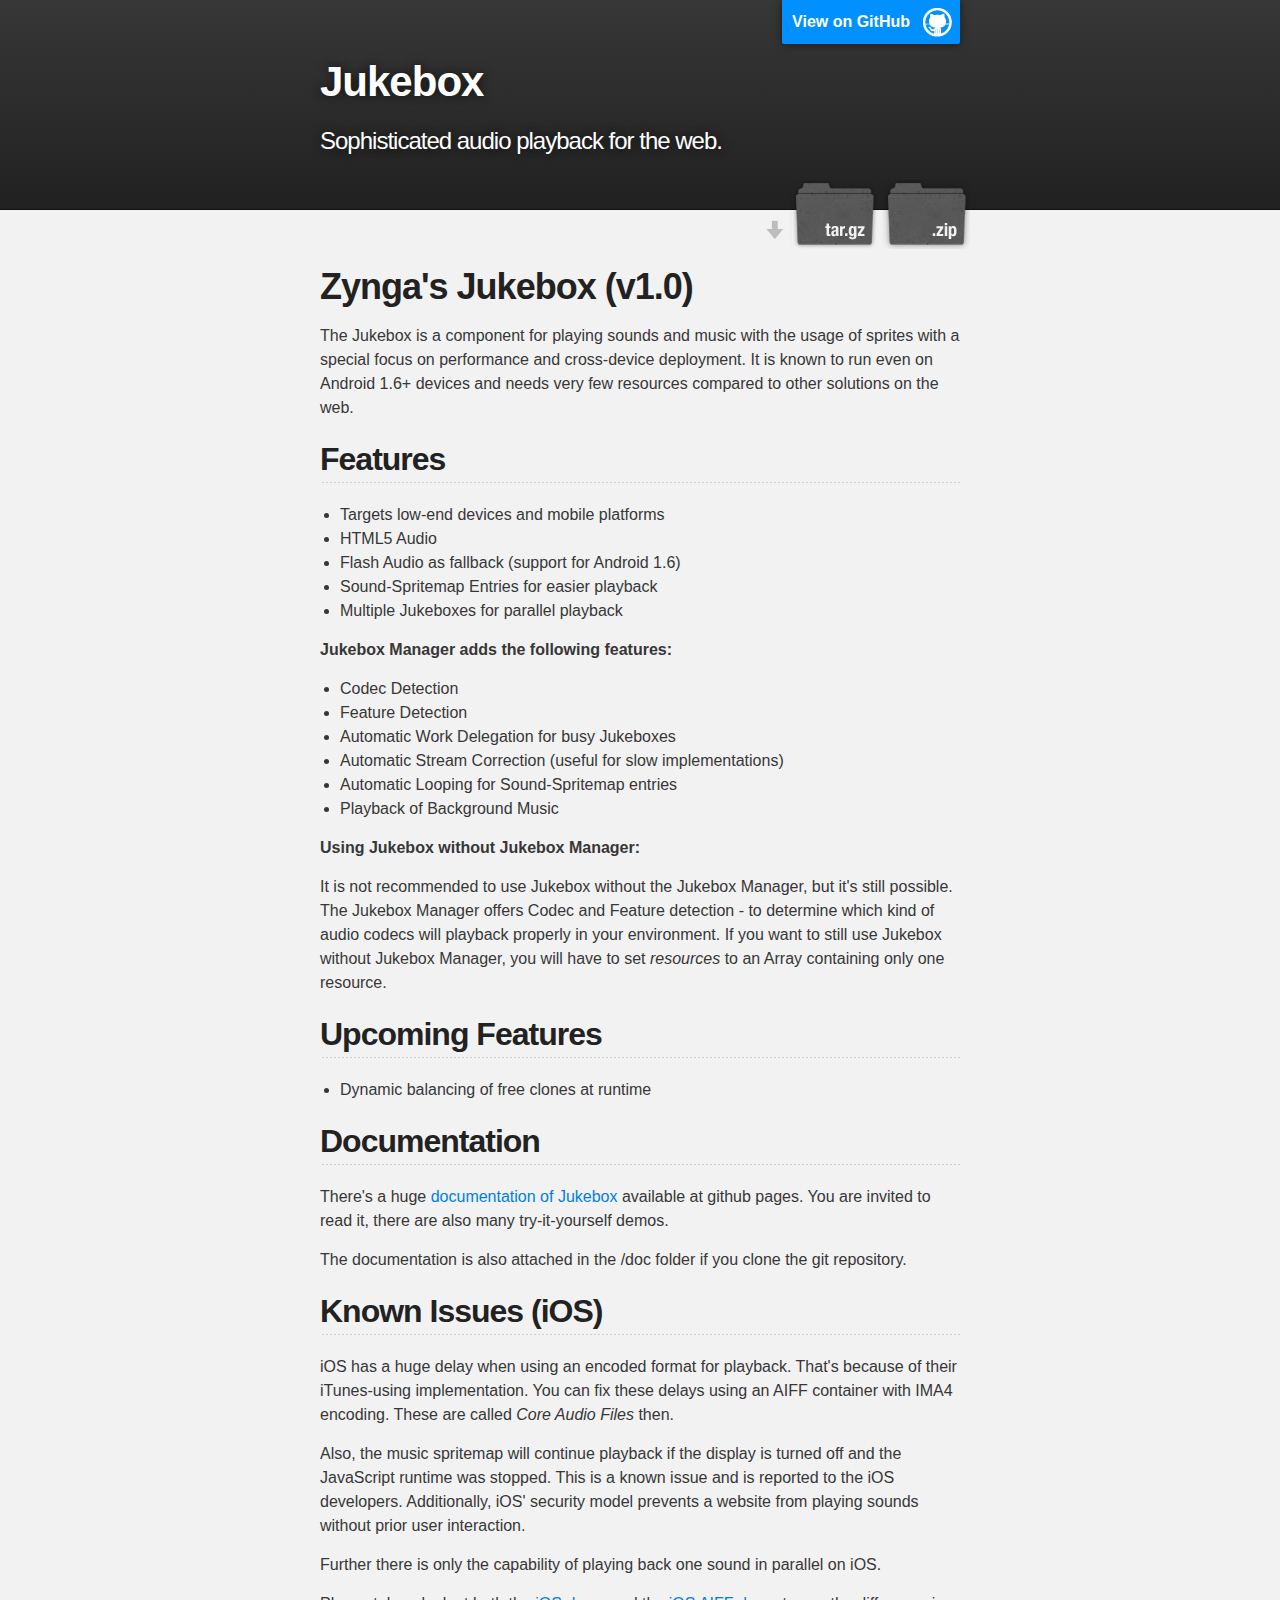
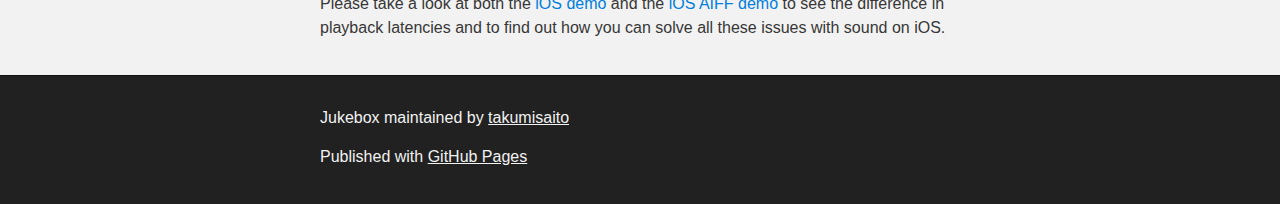
<file: index.html>
<!DOCTYPE html>
<html>

  <head>
    <meta charset='utf-8'>
    <meta http-equiv="X-UA-Compatible" content="chrome=1">
    <meta name="description" content="Jukebox : Sophisticated audio playback for the web.">

    <link rel="stylesheet" type="text/css" media="screen" href="stylesheets/stylesheet.css">

    <title>Jukebox</title>
  </head>

  <body>

    <!-- HEADER -->
    <div id="header_wrap" class="outer">
        <header class="inner">
          <a id="forkme_banner" href="https://github.com/takumisaito/jukebox">View on GitHub</a>

          <h1 id="project_title">Jukebox</h1>
          <h2 id="project_tagline">Sophisticated audio playback for the web.</h2>

            <section id="downloads">
              <a class="zip_download_link" href="https://github.com/takumisaito/jukebox/zipball/master">Download this project as a .zip file</a>
              <a class="tar_download_link" href="https://github.com/takumisaito/jukebox/tarball/master">Download this project as a tar.gz file</a>
            </section>
        </header>
    </div>

    <!-- MAIN CONTENT -->
    <div id="main_content_wrap" class="outer">
      <section id="main_content" class="inner">
        <h1>
<a id="zyngas-jukebox-v10" class="anchor" href="#zyngas-jukebox-v10" aria-hidden="true"><span class="octicon octicon-link"></span></a>Zynga's Jukebox (v1.0)</h1>

<p>The Jukebox is a component for playing sounds and music with the usage of sprites with a special
focus on performance and cross-device deployment. It is known to run even on Android 1.6+ devices
and needs very few resources compared to other solutions on the web.</p>

<h2>
<a id="features" class="anchor" href="#features" aria-hidden="true"><span class="octicon octicon-link"></span></a>Features</h2>

<ul>
<li>Targets low-end devices and mobile platforms</li>
<li>HTML5 Audio</li>
<li>Flash Audio as fallback (support for Android 1.6)</li>
<li>Sound-Spritemap Entries for easier playback</li>
<li>Multiple Jukeboxes for parallel playback</li>
</ul>

<p><strong>Jukebox Manager adds the following features:</strong></p>

<ul>
<li>Codec Detection</li>
<li>Feature Detection</li>
<li>Automatic Work Delegation for busy Jukeboxes</li>
<li>Automatic Stream Correction (useful for slow implementations)</li>
<li>Automatic Looping for Sound-Spritemap entries</li>
<li>Playback of Background Music</li>
</ul>

<p><strong>Using Jukebox without Jukebox Manager:</strong></p>

<p>It is not recommended to use Jukebox without the Jukebox Manager, but it's still possible.
The Jukebox Manager offers Codec and Feature detection - to determine which kind of audio codecs will playback properly
in your environment. If you want to still use Jukebox without Jukebox Manager, you will have to set <em>resources</em> to
an Array containing only one resource.</p>

<h2>
<a id="upcoming-features" class="anchor" href="#upcoming-features" aria-hidden="true"><span class="octicon octicon-link"></span></a>Upcoming Features</h2>

<ul>
<li>Dynamic balancing of free clones at runtime</li>
</ul>

<h2>
<a id="documentation" class="anchor" href="#documentation" aria-hidden="true"><span class="octicon octicon-link"></span></a>Documentation</h2>

<p>There's a huge <a href="http://zynga.github.com/jukebox/">documentation of Jukebox</a> available at github pages.
You are invited to read it, there are also many try-it-yourself demos.</p>

<p>The documentation is also attached in the /doc folder if you clone the git repository.</p>

<h2>
<a id="known-issues-ios" class="anchor" href="#known-issues-ios" aria-hidden="true"><span class="octicon octicon-link"></span></a>Known Issues (iOS)</h2>

<p>iOS has a huge delay when using an encoded format for playback. That's because of their iTunes-using implementation.
You can fix these delays using an AIFF container with IMA4 encoding. These are called <em>Core Audio Files</em> then.</p>

<p>Also, the music spritemap will continue playback if the display is turned off and the JavaScript runtime was stopped.
This is a known issue and is reported to the iOS developers. Additionally, iOS' security model prevents a website from
playing sounds without prior user interaction.</p>

<p>Further there is only the capability of playing back one sound in parallel on iOS.</p>

<p>Please take a look at both the <a href="http://zynga.github.com/jukebox/demo/ios.html">iOS demo</a> and the
<a href="http://zynga.github.com/jukebox/demo/ios-aiff.html">iOS AIFF demo</a> to see the difference in playback latencies and to
find out how you can solve all these issues with sound on iOS.</p>
      </section>
    </div>

    <!-- FOOTER  -->
    <div id="footer_wrap" class="outer">
      <footer class="inner">
        <p class="copyright">Jukebox maintained by <a href="https://github.com/takumisaito">takumisaito</a></p>
        <p>Published with <a href="https://pages.github.com">GitHub Pages</a></p>
      </footer>
    </div>

    

  </body>
</html>
</file>
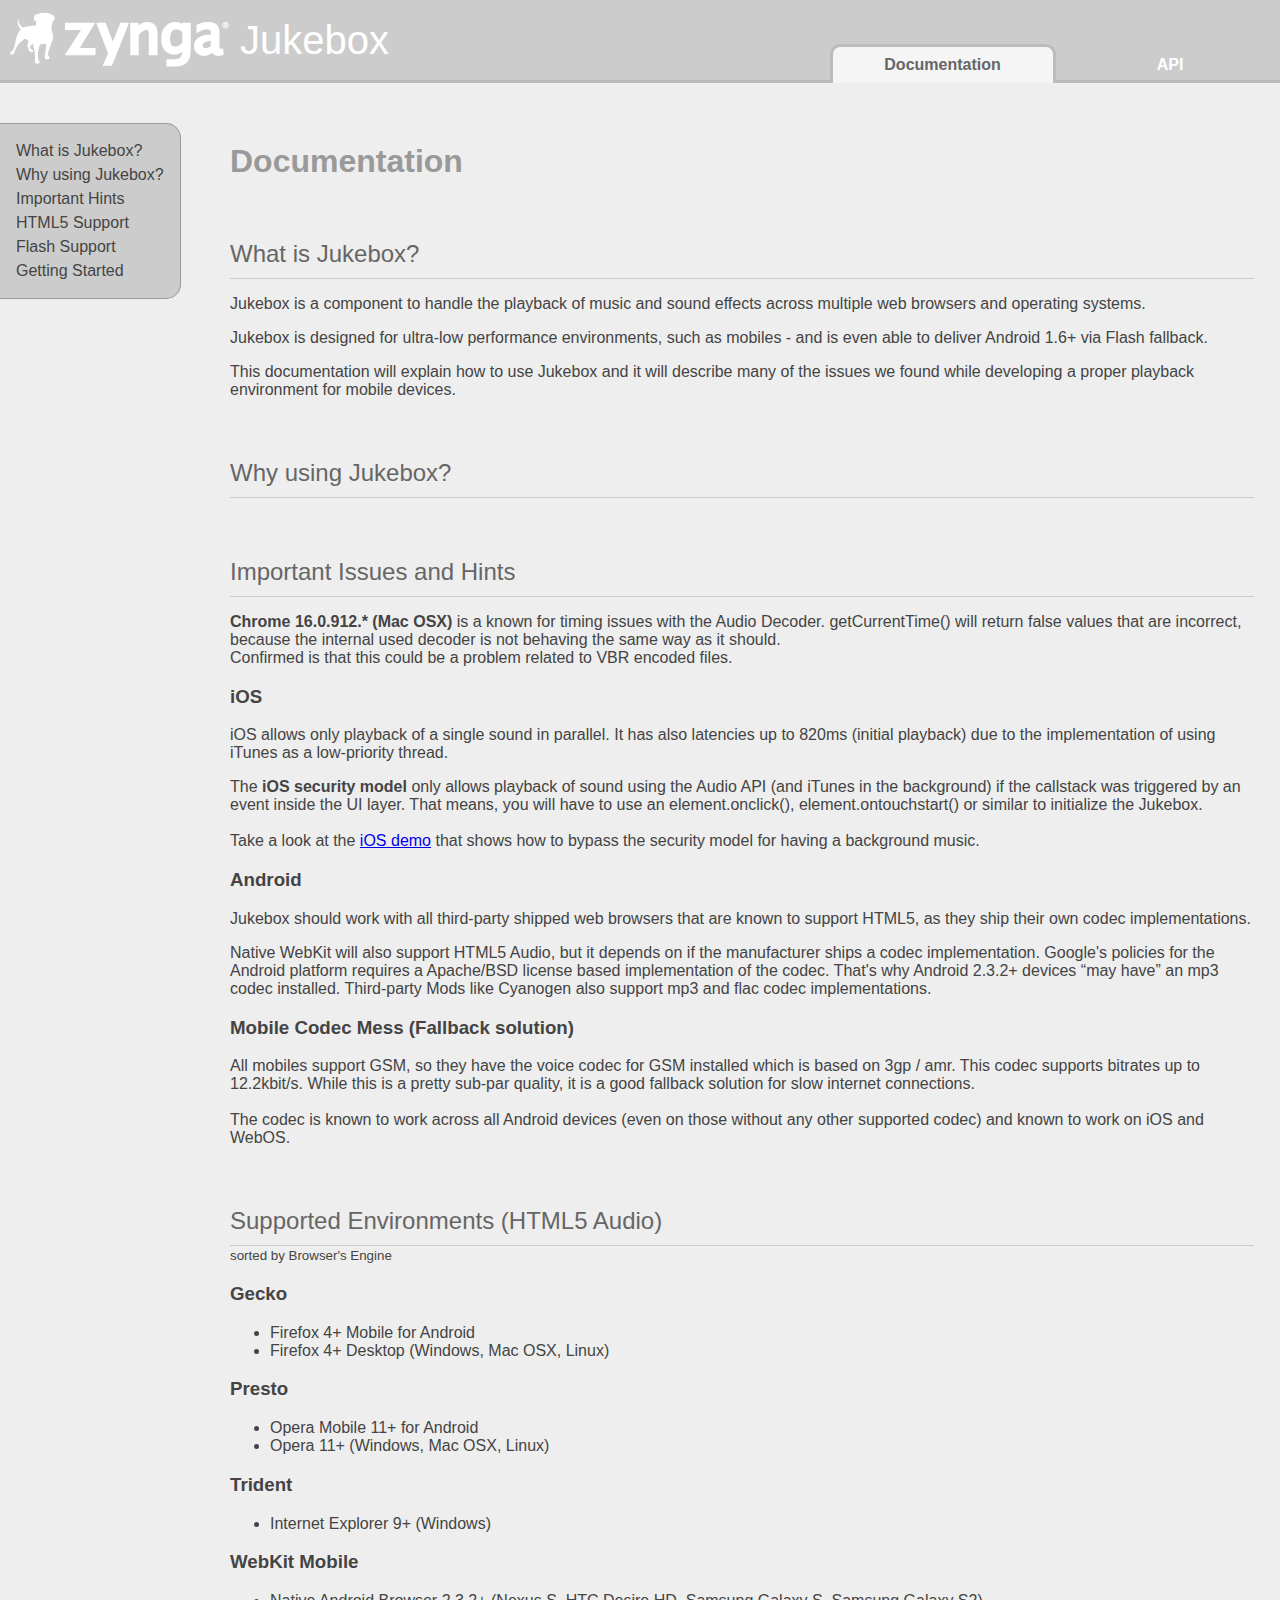
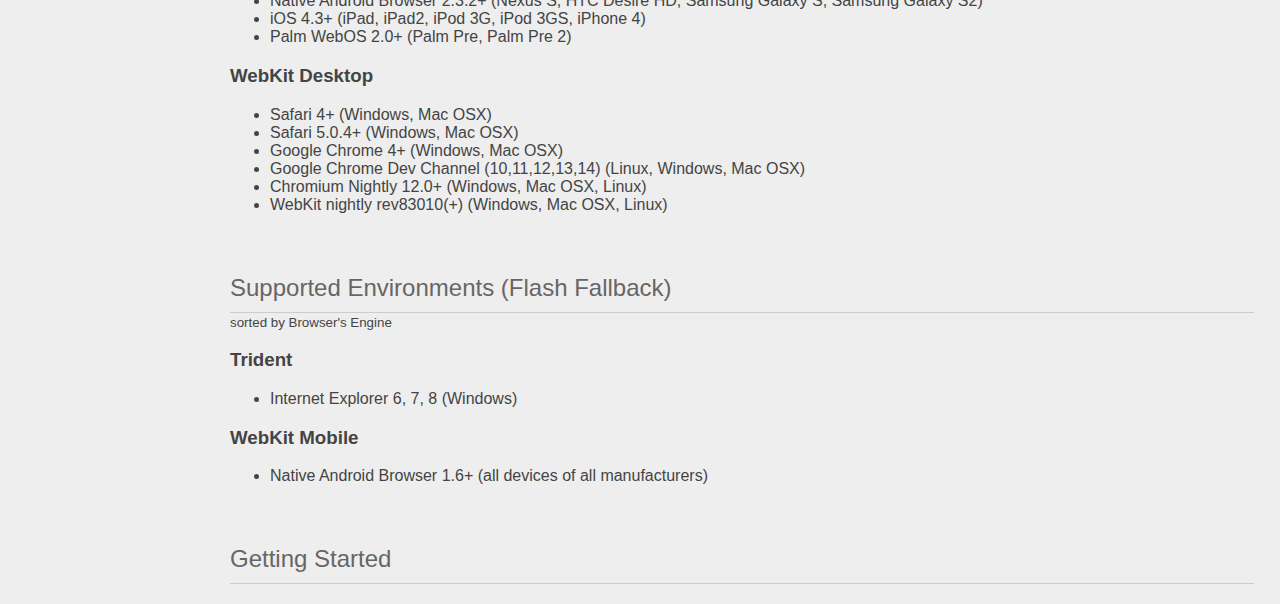
<file: doc/index.html>
<!doctype html>
<html>
	<head>
		<title>Documentation</title>
		<meta charset="utf-8" />

		<link rel="stylesheet" href="./media/layout.css">

	</head>
<body>

<header>
	Jukebox
	<div>
		<a href="index.html" class="active">Documentation</a>
		<a href="api.html">API</a>
	</div>
</header>

<aside id="navigation">
	<nav>
		<a href="#what">What is Jukebox?</a>
		<a href="#why">Why using Jukebox?</a>
		<a href="#important">Important Hints</a>
		<a href="#support-html5">HTML5 Support</a>
		<a href="#support-flash">Flash Support</a>
		<a href="#getting-started">Getting Started</a>
	</nav>
</aside>

<h1>Documentation</h1>

<article id="what">
	<h2>What is Jukebox?</h2>

	<p>
		Jukebox is a component to handle the playback of music and sound
		effects across multiple web browsers and operating systems.
	</p>

	<p>
		Jukebox is designed for ultra-low performance environments, such
		as mobiles - and is even able to deliver Android 1.6+ via Flash
		fallback.
	</p>

	<p>
		This documentation will explain how to use Jukebox and it will
		describe many of the issues we found while developing a proper
		playback environment for mobile devices.
	</p>
</article>

<article id="why">
	<h2>Why using Jukebox?</h2>

	<p>
	</p>

</article>

<article id="important">

	<h2>Important Issues and Hints</h2>
	
	<p>
		<b>Chrome 16.0.912.* (Mac OSX)</b> is a known for timing issues
		with the Audio Decoder. getCurrentTime() will return false
		values that are incorrect, because the internal used
		decoder is not behaving the same way as it should.
		<br>
		Confirmed is that this could be a problem related to VBR
		encoded files.
	</p>

	<h3>iOS</h3>
	<p>
		iOS allows only playback of a single sound in parallel.
		It has also latencies up to 820ms (initial playback) due to the
		implementation of using iTunes as a low-priority thread.
	</p>
	<p>
		The <b>iOS security model</b> only allows playback of sound using the
		Audio API (and iTunes in the background) if the callstack was
		triggered by an event inside the UI layer. That means, you will have
		to use an element.onclick(), element.ontouchstart() or similar to
		initialize the Jukebox.
		<br><br>
		Take a look at the <a href="../demo/ios.html">iOS demo</a> that shows
		how to bypass the security model for having a background music.
	</p>


	<h3>Android</h3>
	<p>
		Jukebox should work with all third-party shipped web browsers that
		are known to support HTML5, as they ship their own codec implementations.
	</p>
	<p>
		Native WebKit will also support HTML5 Audio, but it depends on if the
		manufacturer ships a codec implementation. Google's policies for the
		Android platform requires a Apache/BSD license based implementation of
		the codec. That's why Android 2.3.2+ devices <q>may have</q> an mp3
		codec installed. Third-party Mods like Cyanogen also support mp3 and
		flac codec implementations.
	</p>

	<h3>Mobile Codec Mess (Fallback solution)</h3>
	<p>
		All mobiles support GSM, so they have the voice codec for GSM installed
		which is based on 3gp / amr. This codec supports bitrates up to 12.2kbit/s.
		While this is a pretty sub-par quality, it is a good fallback solution for
		slow internet connections.
		<br><br>
		The codec is known to work across all Android devices (even on those without
		any other supported codec) and known to work on iOS and WebOS.
	</p>

</article>

<article id="support-html5">

	<h2>Supported Environments (HTML5 Audio)</h2>
	<small>sorted by Browser's Engine</small>

	<h3>Gecko</h3>
	<ul>
		<li>Firefox 4+ Mobile for Android</li>
		<li>Firefox 4+ Desktop (Windows, Mac OSX, Linux)</li>
	</ul>

	<h3>Presto</h3>
	<ul>
		<li>Opera Mobile 11+ for Android</li>
		<li>Opera 11+ (Windows, Mac OSX, Linux)</li>
	</ul>

	<h3>Trident</h3>
	<ul>
		<li>Internet Explorer 9+ (Windows)</li>
	</ul>

	<h3>WebKit Mobile</h3>
	<ul>
		<li>Native Android Browser 2.3.2+ (Nexus S, HTC Desire HD, Samsung Galaxy S, Samsung Galaxy S2)</li>
		<li>iOS 4.3+ (iPad, iPad2, iPod 3G, iPod 3GS, iPhone 4)</li>
		<li>Palm WebOS 2.0+ (Palm Pre, Palm Pre 2)</li>
	</ul>

	<h3>WebKit Desktop</h3>
	<ul>
		<li>Safari 4+ (Windows, Mac OSX)</li>
		<li>Safari 5.0.4+ (Windows, Mac OSX)</li>
		<li>Google Chrome 4+ (Windows, Mac OSX)</li>
		<li>Google Chrome Dev Channel (10,11,12,13,14) (Linux, Windows, Mac OSX)</li>
		<li>Chromium Nightly 12.0+ (Windows, Mac OSX, Linux)</li>
		<li>WebKit nightly rev83010(+) (Windows, Mac OSX, Linux)</li>
	</ul>

</article>

<article id="support-flash">

	<h2>Supported Environments (Flash Fallback)</h2>
	<small>sorted by Browser's Engine</small>

	<h3>Trident</h3>
	<ul>
		<li>Internet Explorer 6, 7, 8 (Windows)</li>
	</ul>

	<h3>WebKit Mobile</h3>
	<ul>
		<li>Native Android Browser 1.6+ (all devices of all manufacturers)</li>
	</ul>

</article>

<article id="getting-started">

	<h2>Getting Started</h2>

	<p>


	</p>

</article>

<script>
(function() {



})();
</script>
</body>
</html>
</file>
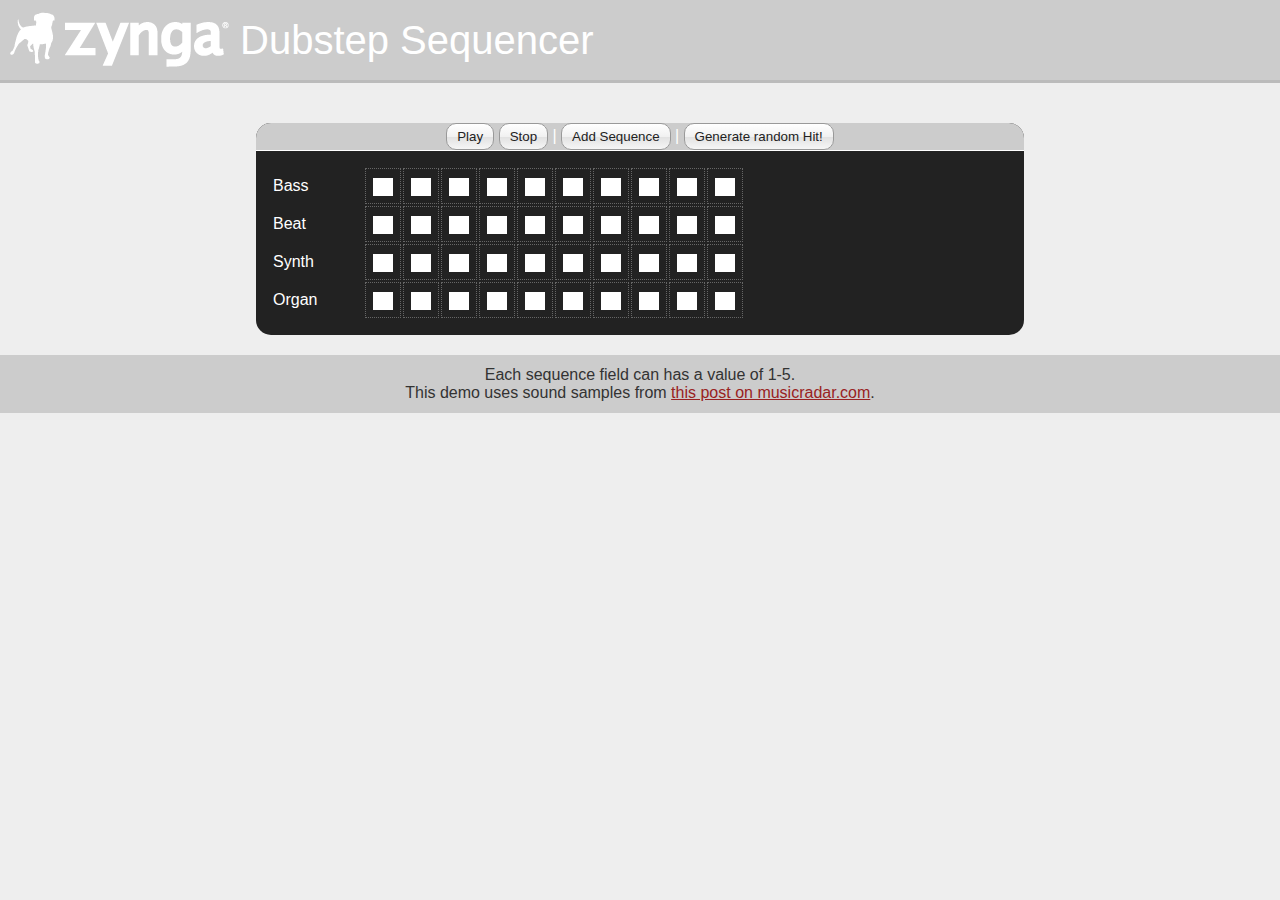
<file: demo/sequencer/index.html>
<!doctype html>
<html>
<head>
	<title>Sequencer Demo</title>
    <meta charset="utf-8" />
	<script src="../../src/Player.js"></script>
	<script src="../../src/Manager.js"></script>
	<script src="src/Sequencer.js"></script>

	<link rel="stylesheet" href="../media/layout.css">
	<link rel="stylesheet" href="./media/layout.css">

</head>
<body>

<header>Dubstep Sequencer</header>

<div id="sequencer">

	<div id="sequencer-menu">
		<button onclick="mySequencer.play()">Play</button>
		<button onclick="mySequencer.stop()">Stop</button>
		|
		<button onclick="addSequence()">Add Sequence</button>
		|
		<button onclick="generateRandomHit()">Generate random Hit!</button>
	</div>

	<table id="timeline"></table>

</div>

<div class="wrapper center">
	<div>
		Each sequence field can has a value of 1-5.<br>
		This demo uses sound samples from <a href="http://www.musicradar.com/news/tech/free-music-samples-download-loops-hits-and-multis-217833/79">this post on musicradar.com</a>.
	</div>
</div>


<script>


/*
 * PUBLIC helpers
 */

var mySequencer,
	addSequence,
	generateRandomHit;

(function() {


	/*
	 * Inital preparation of Jukebox settings
	 */
	var tracks = 'Bass Beat Synth Organ'.split(' '),
		trackSettings = {},
		resourceTypes = 'ac3 m4a mp3 ogg'.split(' '),
		spritemap = {
		'1': { 'start': 0.00, 'end': 3.50 },
		'2': { 'start': 4.00, 'end': 7.50 },
		'3': { 'start': 8.00, 'end': 11.50 },
		'4': { 'start': 12.00, 'end': 15.50 },
		'5': { 'start': 16.00, 'end': 19.50 }
	};


	for (var t = 0, l = tracks.length; t < l; t++) {

		var setting = {
			autoplay: false
		};

		setting.spritemap = spritemap;
		setting.resources = [];

		for (var r = 0, rl = resourceTypes.length; r < rl; r++) {
			setting.resources.push('./media/dubstep-' + tracks[t].toLowerCase() + '.' + resourceTypes[r]);
		}

		trackSettings[t] = setting;

	}



	/*
	 * Initial setup of sequencer with trackSettings
	 * (which are multiple Jukebox settings)
	 */
	mySequencer = new Sequencer({
		onended: function() {
			updateTimelineUI(null, 'deactivate');
		},
		onsequencechange: function(sequence) {
			updateTimelineUI(sequence - 1, 'deactivate')
			updateTimelineUI(sequence, 'activate');
		}
	}, trackSettings);



	/*
	 * PUBLIC helper function for adding a new sequence to UI
	 */
	addSequence = function() {

		var tracks = document.querySelectorAll('tr'),
			sequenceId = sequencesAmount++;

		for (var t = 0, l = tracks.length; t < l; t++) {
			var cell = generateTimelineCell(sequenceId, t);
			tracks[t].appendChild(cell);
		}

	}

	/*
	 * PUBLIC helper function for filling all input fields
	 * with random values
	 */
	generateRandomHit = function() {

		var cells = document.querySelectorAll('td input');

		for (var c = 0, l = cells.length; c < l; c++) {
			cells[c].value = Math.round(Math.random() * 5);
			cells[c].onblur();
		}

	}


	/*
	 * This is the function that is called by the sequencer
	 * "onsequencechange" and "onended"
	 */
	function updateTimelineUI(sequence, mode) {

		mode = mode || 'activate';

		var elements;
		if (sequence === null) {
			elements = document.querySelectorAll('td');
		} else {
			elements = document.querySelectorAll('td.x' + sequence);
		}

		for (var e = 0, l = elements.length; e < l; e++) {
		    var newClassName;
			if (mode === 'deactivate') {
				newClassName = elements[e].className.replace(/\sactive/,'');
			} else {
				newClassName = elements[e].className + ' active';
			}

			elements[e].className = newClassName;
		
		}

	}


	/*
	 * little helper function for generating a timeline UI cell
	 */
	function generateTimelineCell(x, y) {

		var td = document.createElement('td');
		td.className = 'x' + x;

		var input = document.createElement('input');
		input.setAttribute('data-x', x);
		input.setAttribute('data-y', y);

		(function(x,y){
			input.onblur = function() {
				if(mySequencer.set(y, x, this.value) === false) {
					this.value = '';
				}
			};
		})(x,y);

		td.appendChild(input);

		return td;

	}


	/*
	 * Initial Setup of Timeline Table
	 */
	var timelineTable = document.getElementById('timeline'),
		sequencesAmount = 10;

	for (var y = 0; y < tracks.length; y++) {

		var tr = document.createElement('tr');
		tr.className = 'y' + y;

		var th = document.createElement('th');
		th.innerHTML = tracks[y];

		tr.appendChild(th);

		for (var x = 0; x < sequencesAmount; x++) {

			var cell = generateTimelineCell(x, y);
			tr.appendChild(cell);

		}

		timelineTable.appendChild(tr);

	}

})();
</script>
</body>
</html>
</file>
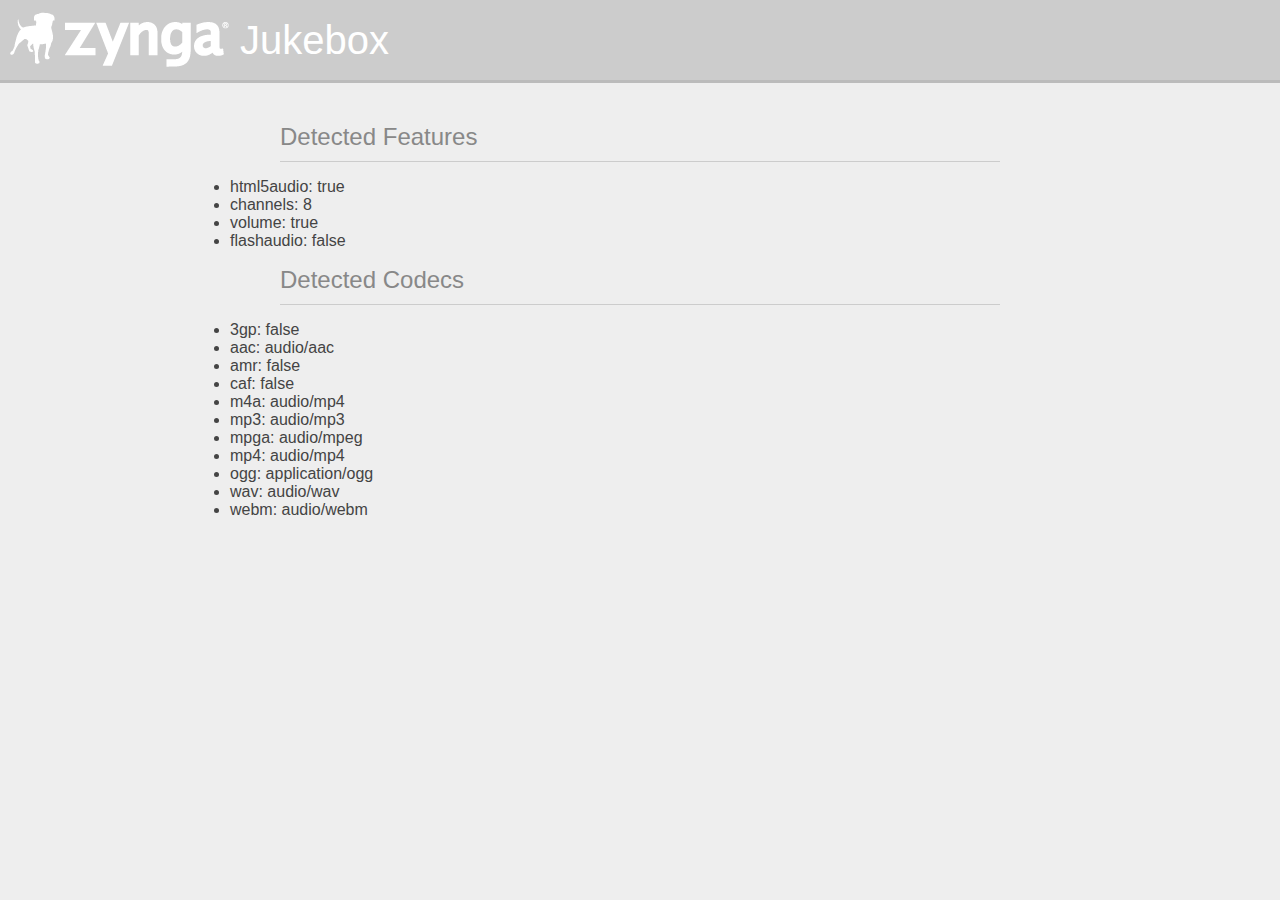
<file: demo/feature-detection.html>
<!doctype html>
<html>
<head>
	<title>Game Loop Integration Demo</title>
    <meta charset="utf-8" />

	<script src="../src/Player.js"></script>
	<script src="../src/Manager.js"></script>

	<link rel="stylesheet" href="./media/layout.css">

</head>
<body>

<header>Jukebox</header>

<article>
	<h2>Detected Features</h2>
	<ul id="feature-list"></ul>
</article>

<article>
	<h2>Detected Codecs</h2>
	<ul id="codec-list"></ul>
</article>

<script>
(function() {

	jukebox.Manager = new jukebox.Manager({
		useGameLoop: true // avoids interval, not necessary for this demo
	})


	var codecList = document.getElementById('codec-list'),
		featureList = document.getElementById('feature-list');

	var add = function(text, element) {
		var li = document.createElement('li');
		li.innerHTML = text;
		element.appendChild(li);
	};

	for (var ext in jukebox.Manager.codecs) {
		add(ext + ': ' + jukebox.Manager.codecs[ext], codecList);
	}

	for (var feature in jukebox.Manager.features) {
		add(feature + ': ' + jukebox.Manager.features[feature], featureList);
	}

})();
</script>
</body>
</html>
</file>
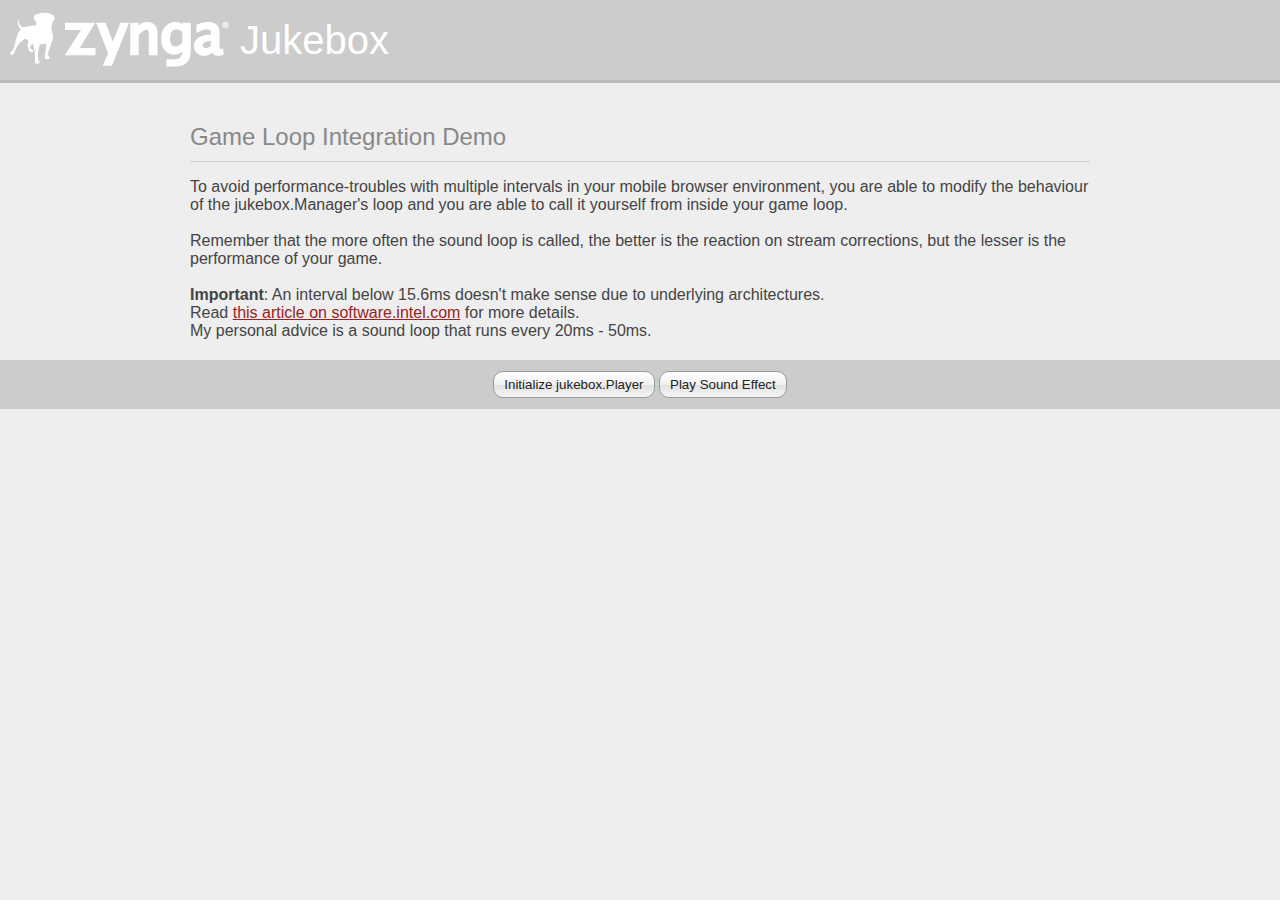
<file: demo/game.html>
<!doctype html>
<html>
<head>
	<title>Game Loop Integration Demo</title>
    <meta charset="utf-8" />

	<script src="../src/Player.js"></script>
	<script src="../src/Manager.js"></script>

	<link rel="stylesheet" href="./media/layout.css">

</head>
<body>

<header>Jukebox</header>

<h2>Game Loop Integration Demo</h2>
<p class="first">
	To avoid performance-troubles with multiple intervals in your mobile browser environment,
	you are able to modify the behaviour of the jukebox.Manager's loop and you are able to call
	it yourself from inside your game loop.
	<br><br>
	Remember that the more often the sound loop is called, the better is the reaction on stream
	corrections, but the lesser is the performance of your game.
	<br><br>
	<b>Important</b>: An interval below 15.6ms doesn't make sense due to underlying architectures.<br>
	Read <a href="http://software.intel.com/en-us/articles/cpu-power-utilization-on-intel-architectures/">this article on software.intel.com</a> for more details.<br>
	My personal advice is a sound loop that runs every 20ms - 50ms.
</p>

<div class="wrapper center">
	<div>
		<button onclick="initPlayer()">Initialize jukebox.Player</button>
		<button onclick="playEffect()">Play Sound Effect</button>
	</div>
</div>

<script>
var initPlayer,
	playEffect;

(function() {

	var myPlayer;

	initPlayer = function() {

		// Avoid multiple Jukeboxes on multi-channel environments
		if (myPlayer !== undefined) {
			return;
		}


		var settings = {
	
			resources: [
				'media/spritemap-cajon.ac3',
				'media/spritemap-cajon.mp3',
				'media/spritemap-cajon.m4a',
				'media/spritemap-cajon.ogg',
				// All mobiles support 3gp / amr. crappy codec, but cool fallback
				'media/spritemap-cajon.amr'
			],

			autoplay: 'bg-music',

			spritemap: {

				'bg-music': {
					'start': 0.00,
					'end': 4.20,
					'loop': true // Important! Background Music MUST have it
				},

				'cajon-2': {
					'start': 5.00,
					'end': 9.30
				}

			}
	
		};

		myPlayer = new jukebox.Player(settings);

	};
 

	playEffect = function() {
		myPlayer.play('cajon-2');
	};



	// Overwrite jukebox.Manager before jukebox.Player will do automatically.
	jukebox.Manager = new jukebox.Manager({
		useFlash: false,
		useGameLoop: true
	});


	var gameLoop = function() {

		jukebox.Manager.loop();

		// ... other gameLoop code

	};

	window.setInterval(function() {
		gameLoop();
	}, 20);

})();
</script>
</body>
</html>
</file>
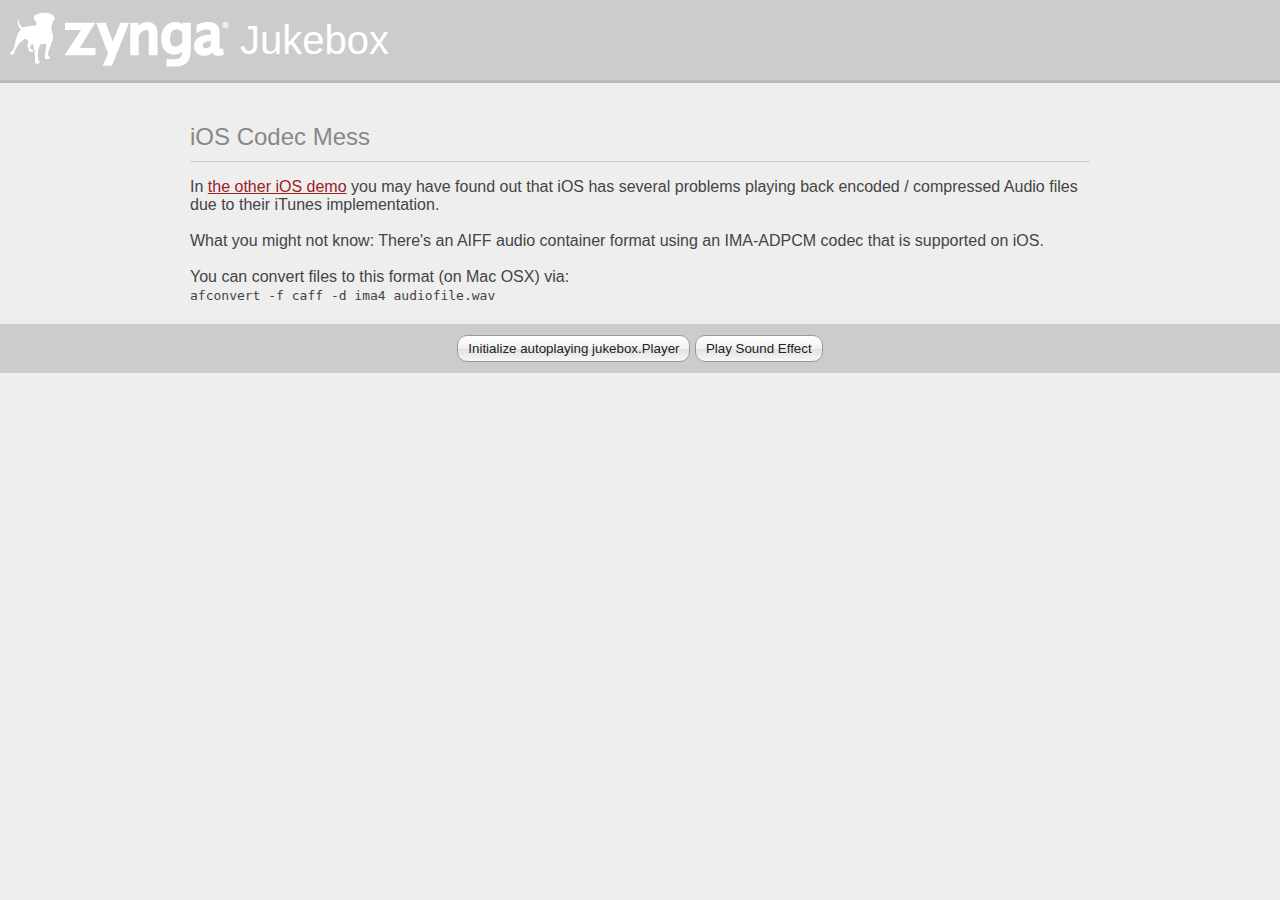
<file: demo/ios-aiff.html>
<!doctype html>
<html>
<head>
	<title>iOS Demo</title>
    <meta charset="utf-8" />

	<script src="../src/Player.js"></script>
	<script src="../src/Manager.js"></script>

	<link rel="stylesheet" href="./media/layout.css">

</head>
<body>
	
<header>Jukebox</header>

<h2>iOS Codec Mess</h2>

<p class="first">
	In <a href="./ios.html">the other iOS demo</a> you may have found out
	that iOS has several problems playing back encoded / compressed Audio
	files due to their iTunes implementation.
	<br><br>
	What you might not know:
	There's an AIFF audio container format using an IMA-ADPCM codec that is
	supported on iOS.
	<br><br>
	You can convert files to this format (on Mac OSX) via:
	<br>
	<code>afconvert -f caff -d ima4 audiofile.wav</code>
</p>

<div class="wrapper center">
	<div>
		<button ontouchstart="initPlayer()">Initialize autoplaying jukebox.Player</button>
		<button ontouchstart="playEffect()">Play Sound Effect</button>
	</div>
</div>

<script>
var initPlayer,
	playEffect;

(function() {

	var myPlayer;

	initPlayer = function() {

		// Avoid multiple Jukeboxes on multi-channel environments
		if (myPlayer !== undefined) {
			return;
		}


		var settings = {
	
			resources: [
				'media/spritemap-cajon.caf'
			],

			autoplay: 'bg-music',

			spritemap: {

				'bg-music': {
					'start': 0.00,
					'end': 4.20,
					'loop': true // Important! Background Music MUST have it
				},

				'cajon-2': {
					'start': 5.00,
					'end': 9.30
				}

			}
	
		};

		myPlayer = new jukebox.Player(settings);

	};
 

	playEffect = function() {
		myPlayer.play('cajon-2');
	};

})();
</script>
</body>
</html>
</file>
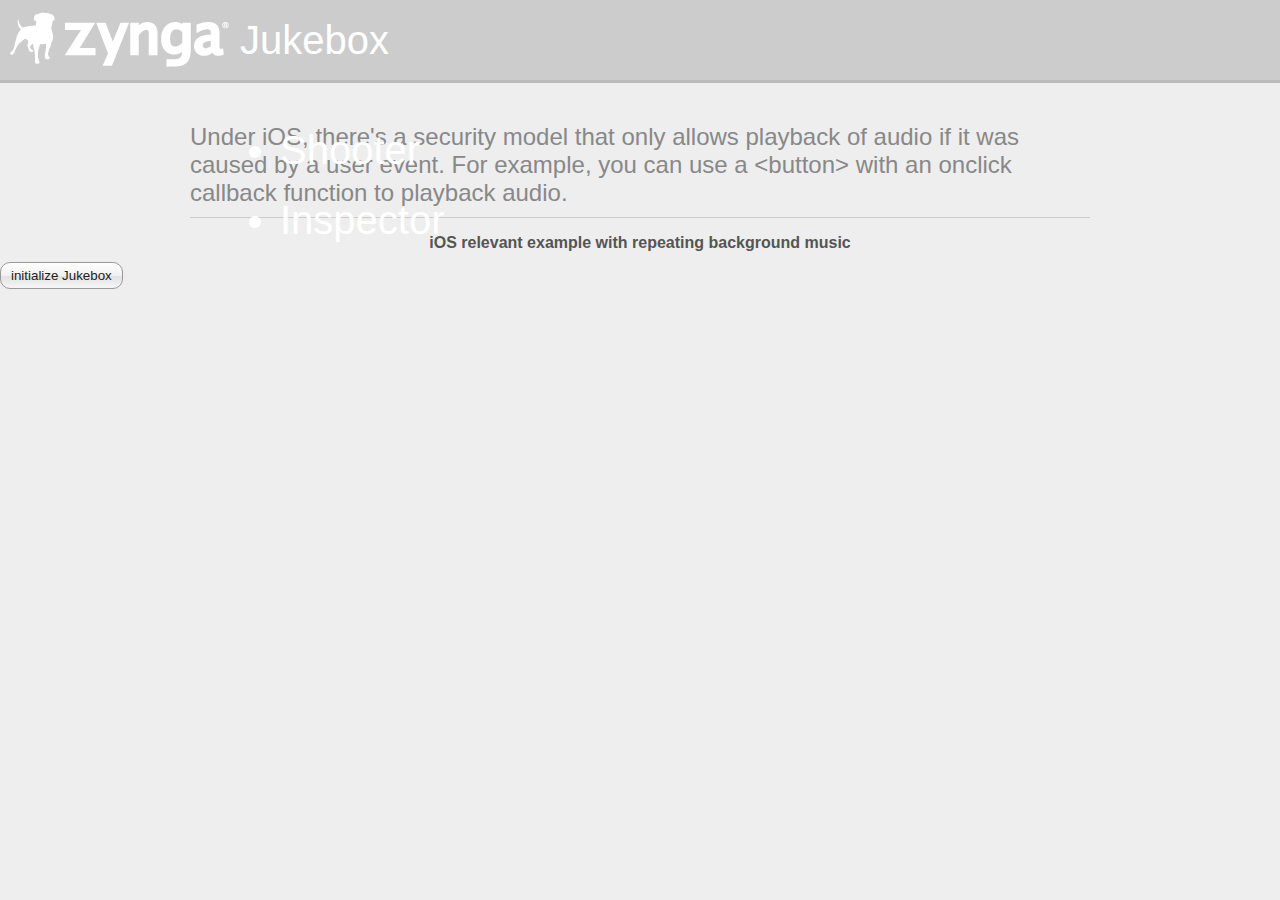
<file: demo/ios.html>
<!doctype html>
<html>
<head>
	<title>iOS Jukebox Demo</title>
    <meta charset="utf-8" />

	<script src="../src/Jukebox.js"></script>
	<script src="../src/JukeboxManager.js"></script>

	<link rel="stylesheet" href="./media/layout.css">

</head>
<body>
	
	<header>Jukebox
	<ul id="menu">
		<li>Shooter</li>
		<li class="active">Inspector</li>
	</ul>	
	</header>

	<h2>Under iOS, there's a security model that only allows playback of audio
	if it was caused by a user event. For example, you can use a &lt;button&gt;
	with an onclick callback function to playback audio.</h2>


<h4>iOS relevant example with repeating background music</h4>
<div class="panel">
	<button onclick="initAutoplayingJukebox()">initialize Jukebox</button>
</div>

<script>

/*
 * PUBLIC helpers
 */
var initAutoplayingJukebox;

(function() {

	var myJukebox;

	initAutoplayingJukebox = function() {

		// Avoid multiple Jukeboxes on multi-channel environments
		if (myJukebox !== undefined) {
			return;
		}


		var settings = {
	
			resources: [
				'media/spritemap-cajon.ac3',
				'media/spritemap-cajon.mp3',
				'media/spritemap-cajon.m4a',
				'media/spritemap-cajon.ogg',
				// All mobiles support 3gp / amr. crappy codec, but cool fallback
				'media/spritemap-cajon.amr'
			],

			autoplay: 'bg-music',

			spritemap: {

				'bg-music': {
					'start': 0.00,
					'end': 4.20,
					'loop': true // Important! Background Music MUST have it
				},

				'cajon-2': {
					'start': 5.00,
					'end': 9.30
				}

			}
	
		};

		myJukebox = new Jukebox(settings);

	};
 

})();
</script>
</body>
</html>
</file>
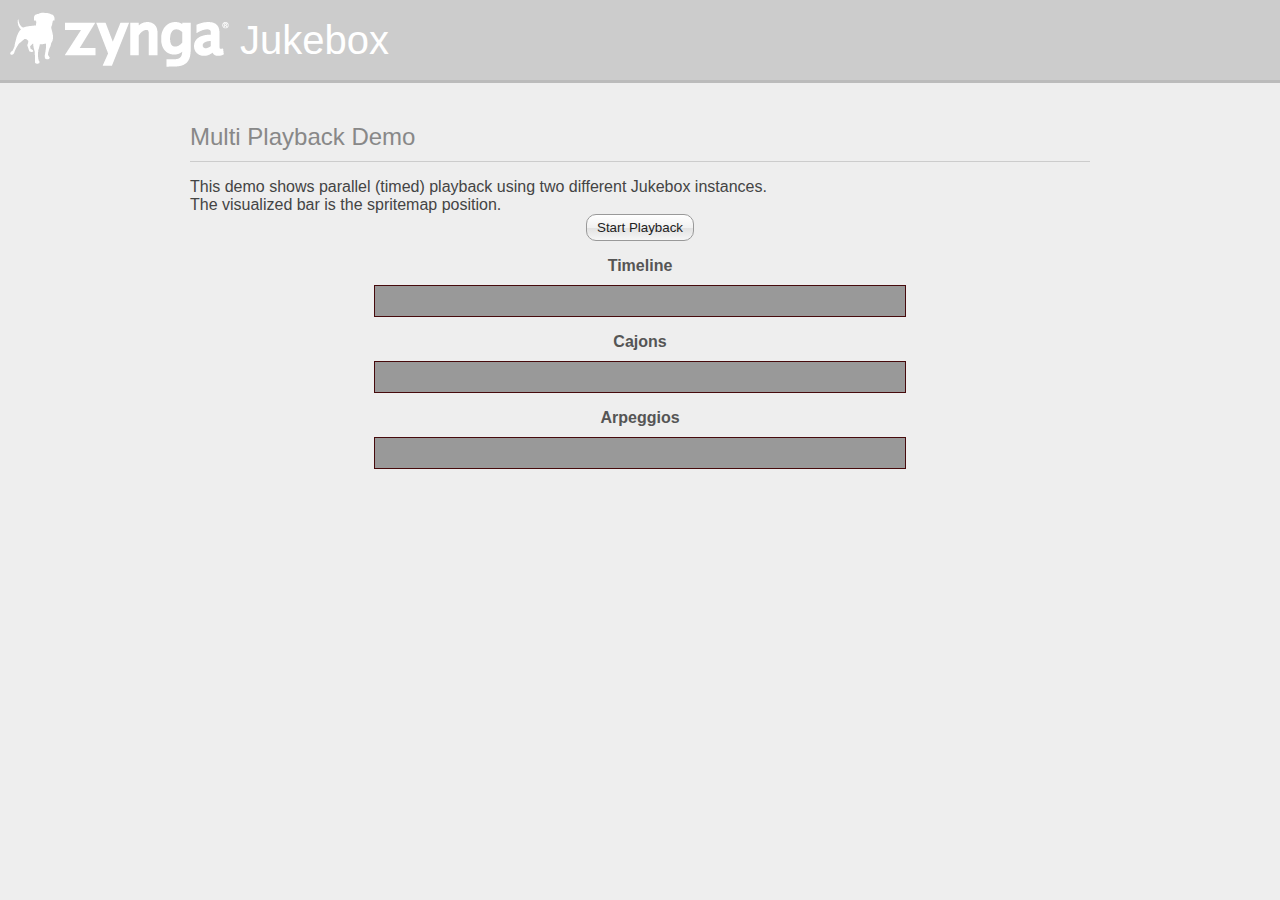
<file: demo/multi.html>
<!doctype html>
<html>
<head>
	<title>Multi Playback Demo</title>
    <meta charset="utf-8" />

	<script src="../src/Jukebox.js"></script>
	<script src="../src/JukeboxManager.js"></script>

	<link rel="stylesheet" href="./media/layout.css">

</head>
<body>

	<header>Jukebox</header>

	<h2>Multi Playback Demo</h2>
	<p class="first">
		This demo shows parallel (timed) playback using two different Jukebox instances.<br>
		The visualized bar is the spritemap position.
	</p>

<div class="center">
	<button id="start" onclick="playDemo()">Start Playback</button>
</div>

<h4>Timeline</h4>
<div id="timeline" class="timeline"><div id="timeline-marker" class="timeline-marker"></div></div>

<h4>Cajons</h4>
<div id="cajons" class="timeline"><div id="cajons-marker" class="timeline-marker"></div></div>

<h4>Arpeggios</h4>
<div id="arpeggios" class="timeline"><div id="arpeggios-marker" class="timeline-marker"></div></div>



<script>
var playDemo;
(function() {

	var cajons = new Jukebox({

		// optional, required for MSIE-Environments =/
		// enforceFlash: true,
		
		resources: [
			'media/spritemap-cajon.ac3',
			'media/spritemap-cajon.mp3',
			'media/spritemap-cajon.m4a',
			'media/spritemap-cajon.ogg',
			// All mobiles support 3gp / amr. crappy codec, but cool fallback
			'media/spritemap-cajon.amr'
		],

		spritemap: {

			"cajon-1": {
				"start": 0.00,
				"end": 4.20
			},

			"cajon-2": {
				"start": 5.00,
				"end": 9.30 // wanna repeat? 4.1 sounds better than 4.3 seconds
			}

		}

	});

	var arpeggios = new Jukebox({
	
		resources: [
			'media/spritemap-arpeggios.ac3',
			'media/spritemap-arpeggios.mp3',
			'media/spritemap-arpeggios.m4a',
			'media/spritemap-arpeggios.ogg',
			// All mobiles support 3gp / amr. crappy codec, but cool fallback
			'media/spritemap-arpeggios.amr'
		],

		spritemap: {
		
			'arpeggio-1': {
				'start': 0.00,
				'end': 10.70
			},

			'arpeggio-2': {
				'start': 11.00,
				'end': 21.70
			},

			'arpeggio-3': {
				'start': 22.00,
				'end': 32.70
			}

		}

	});



	/*
	 * Below are the actions that are timed via millisecond pointers
	 * inside the whole demo timerange. The demo will go from 0 to 40000ms.
	 * Sorry for bad music, but I'm not a musician and I'm not a compositor =D
	 */
	var timelineActions = [{
		at: 0,
		exec: function() {
			cajons.play('cajon-1', true);
		}
	}, {
		at: 4200,
		exec: function() {
			cajons.play('cajon-2', true);
		}
	}, {
		at: 4100,
		exec: function() {
			arpeggios.play('arpeggio-1', true);
		}
	}, {
		at: 15100,
		exec: function() {
			arpeggios.play('arpeggio-2', true);
		}
	}, {
		at: 15300,
		exec: function() {
			cajons.play('cajon-2', true);
		}
	}, {
		at: 15300 + 4100,
		exec: function() {
			cajons.play('cajon-2', true);
		}
	}, {
		at: 15300 + 2 * 4100,
		exec: function() {
			cajons.play('cajon-2', true);
		}
	}, {
		at: 15300 + 3 * 4100,
		exec: function() {
			cajons.play('cajon-2', true);
		}
	}, {
		at: 15300 + 4 * 4100,
		exec: function() {
			cajons.play('cajon-2', true);
		}
	}, {
		at: 27950,
		exec: function() {
			arpeggios.play('arpeggio-3', true);
		}
	}];


	var demoLengthInSeconds = 40;

	playDemo = (function(){

		/*
		 * This is all required for the UI stuff
		 */
		var markers = {
			timeline: document.getElementById('timeline-marker'),
			cajons: document.getElementById('cajons-marker'),
			arpeggios: document.getElementById('arpeggios-marker')
		};

		var currentTime = { timeline: 0, cajons: 0, arpeggios: 0 };
		var markerPercentage = { timeline: 0, cajons: 0, arpeggios: 0 };


		var intervalId = null, started, now;

		return function() {
		
			if (!intervalId) {

				started = (Date.now ? Date.now() : +new Date());

				intervalId = window.setInterval(function() {

					var now = (Date.now ? Date.now() : +new Date()),
						current = (now - started);

					/* UI STUFF START */
					currentTime.timeline = current / 1000;
					currentTime.cajons = cajons.getCurrentTime();
					currentTime.arpeggios = arpeggios.getCurrentTime();

					markerPercentage.timeline = Math.round(currentTime.timeline / demoLengthInSeconds * 100);
					markerPercentage.cajons = Math.round(currentTime.cajons / 9.3 * 100);
					markerPercentage.arpeggios = Math.round(currentTime.arpeggios / 32.70 * 100);

					markers.timeline.innerText = currentTime.timeline.toString().substr(0,4);
					markers.cajons.innerText = currentTime.cajons.toString().substr(0,4);
					markers.arpeggios.innerText = currentTime.arpeggios.toString().substr(0,4);

					markers.timeline.style.left = markerPercentage.timeline + '%';
					markers.cajons.style.left = markerPercentage.cajons + '%';
					markers.arpeggios.style.left = markerPercentage.arpeggios + '%';
					/* UI STUFF END */


					/*
					 * This will start the playback of different sound sprite entries
					 * for the "timed" action in the timeline.
					 *
					 * Note that current is modulo, so it's between 0 and 40*1000 (ms)
					 */
					var foundAction = false;
					for (var t = 0, l = timelineActions.length; t < l; t++) {
						if (current >= timelineActions[t].at && timelineActions[t].fired !== true) {
							timelineActions[t].exec();
							timelineActions[t].fired = true;
							foundAction = true;
						}
					}

					if (foundAction === false && current > demoLengthInSeconds * 1000) {
						window.clearInterval(intervalId);
					}

				}, 50);
			}
		
		};
	
	})();

})();
</script>
</body>
</html>
</file>
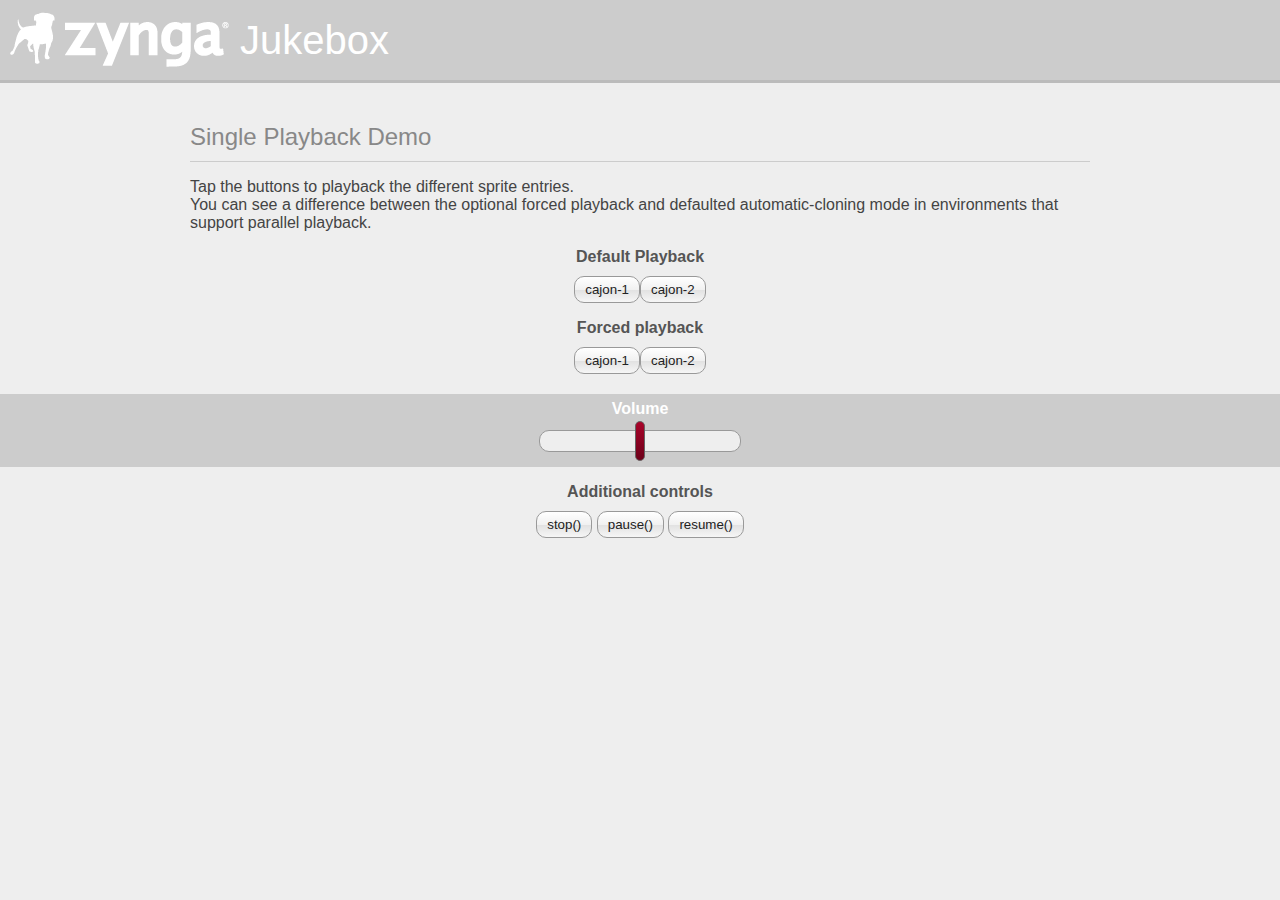
<file: demo/single.html>
<!doctype html>
<html>
<head>
	<title>Single Playback Demo</title>
    <meta charset="utf-8" />

	<script src="../src/Jukebox.js"></script>
	<script src="../src/JukeboxManager.js"></script>

	<link rel="stylesheet" href="./media/layout.css">

</head>
<body>

<header>Jukebox</header>

<h2>Single Playback Demo</h2>
<p class="first">
	Tap the buttons to playback the different sprite entries.<br>
	You can see a difference between the optional forced playback and defaulted automatic-cloning mode
	in environments that support parallel playback.
</p>

<h4>Default Playback</h4>
<p class="center" id="demo-default"></p>

<h4>Forced playback</h4>
<p class="center" id="demo-forced"></p>

<div id="volume" class="wrapper">
	<h4>Volume</h4>
	<div>
		<input id="volume-slider" class="slider" type="range" name="volume-slider" min="0" max="100" value="50">
	</div>
</div>

<h4>Additional controls</h4>
<p class="center">
	<button onclick="myJukebox.stop()">stop()</button>
	<button onclick="myJukebox.pause()">pause()</button>
	<button onclick="myJukebox.resume()">resume()</button>
</p>

<script>
var myJukebox;
(function() {

	myJukebox = new Jukebox({
	
		resources: [
			'media/spritemap-cajon.ac3',
			'media/spritemap-cajon.mp3',
			'media/spritemap-cajon.m4a',
			'media/spritemap-cajon.ogg',
			// All mobiles support 3gp / amr. crappy codec, but cool fallback
			'media/spritemap-cajon.amr'
		],

		spritemap: {
			'cajon-1': {
				'start': 0.00,
				'end': 4.20
			},

			'cajon-2': {
				'start': 5.00,
				'end': 9.30
			}

		}
	
	});


	function createButton(entry, force) {

		var button = document.createElement('button');

		button.innerHTML = entry;
		button.onclick = function() {
			myJukebox.play(entry, force === true ? true : false);
		};

		return button;

	};


	var demoDefault = document.getElementById('demo-default'),
		demoForced = document.getElementById('demo-forced');

	for (var entry in myJukebox.settings.spritemap) {
		demoDefault.appendChild(createButton(entry, false));
		demoForced.appendChild(createButton(entry, true));
	}


	// connect volume slider
	document.getElementById('volume-slider').addEventListener('change', function() {
		myJukebox.setVolume(this.value/100);
	}, false);

})();
</script>
</body>
</html>
</file>
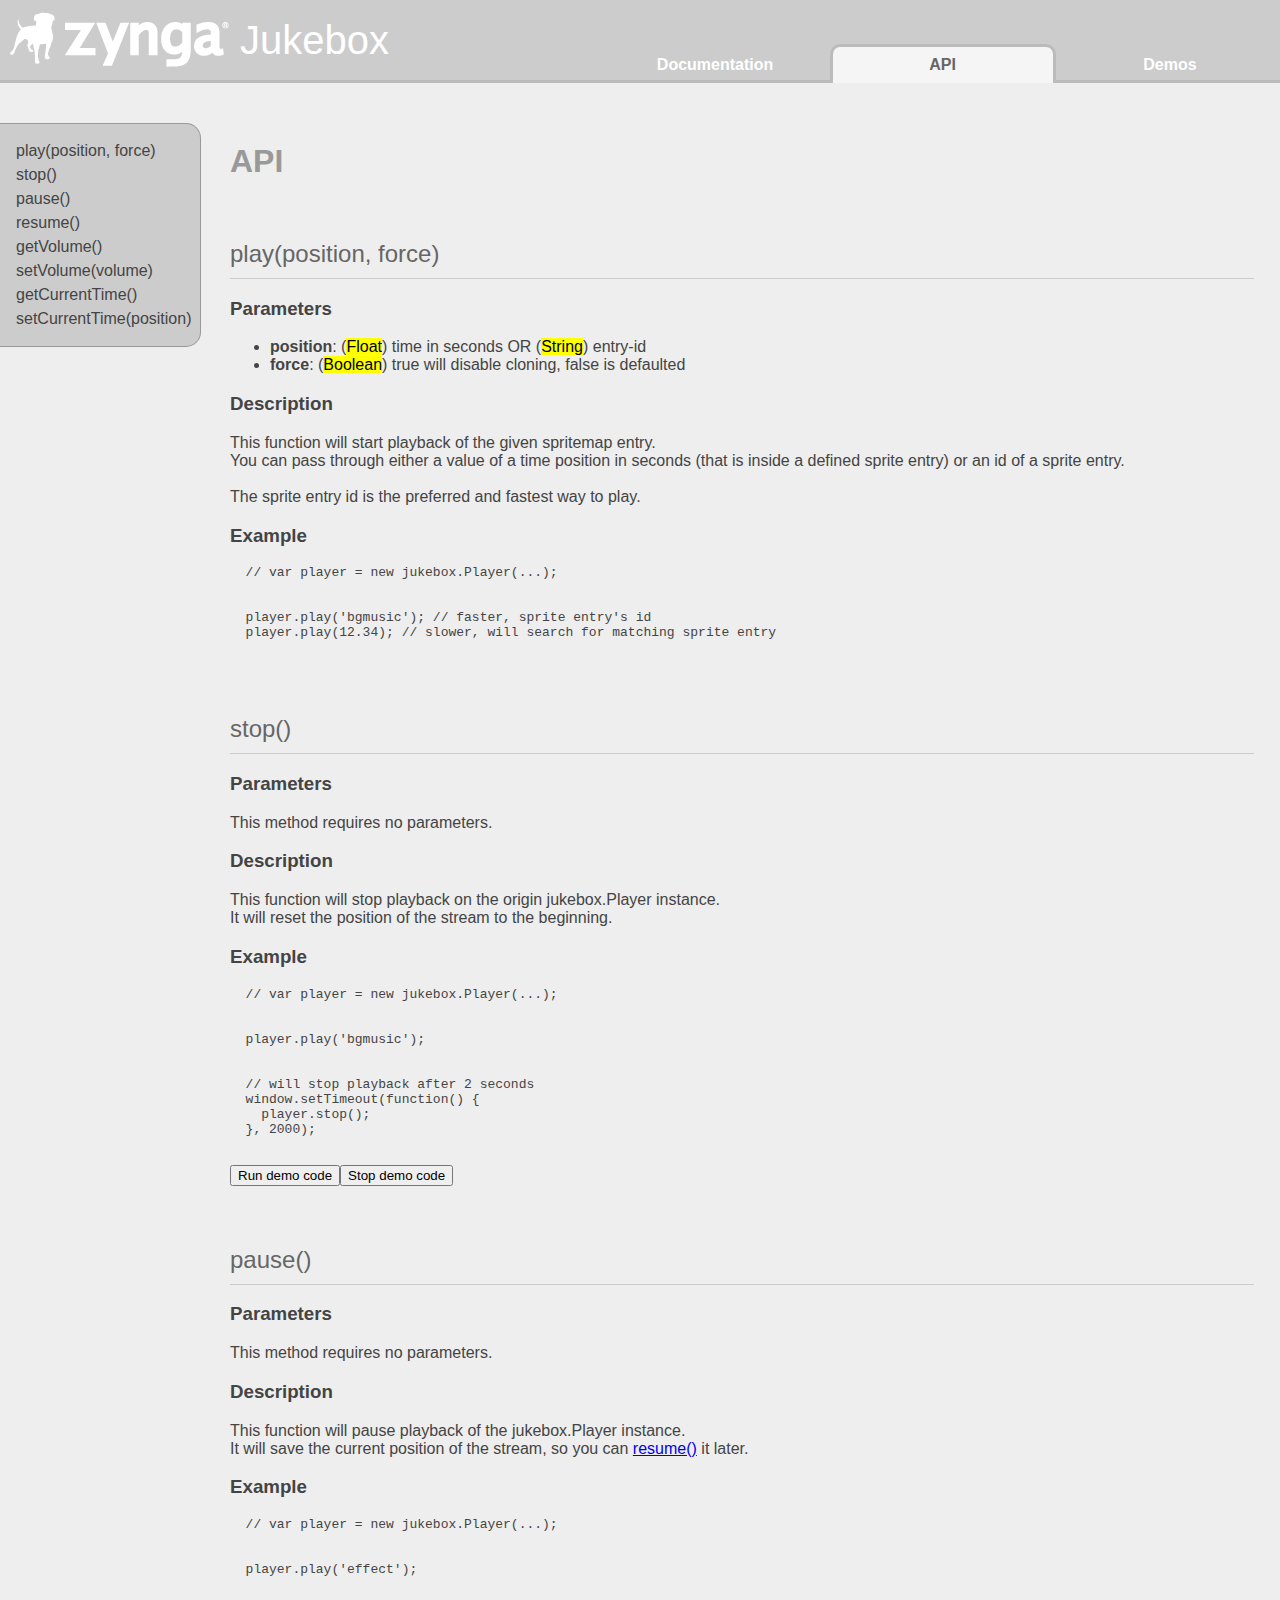
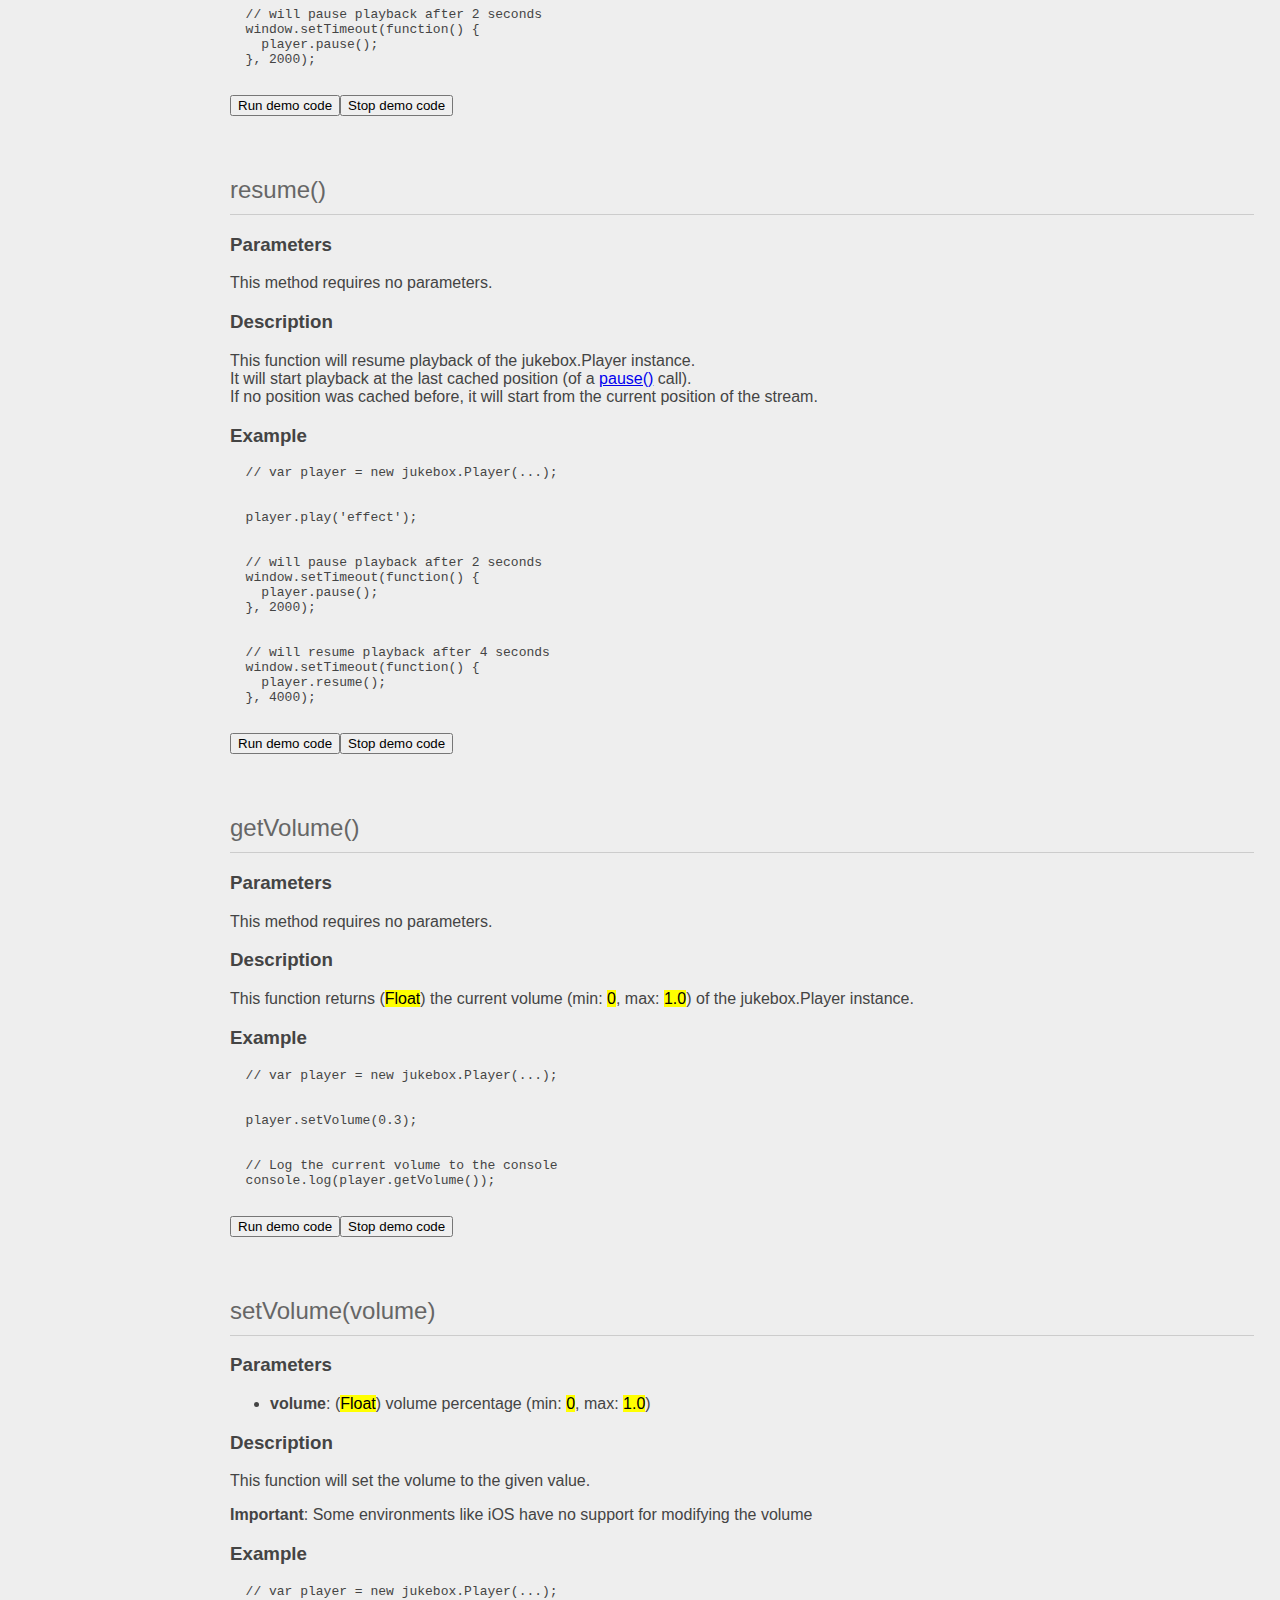
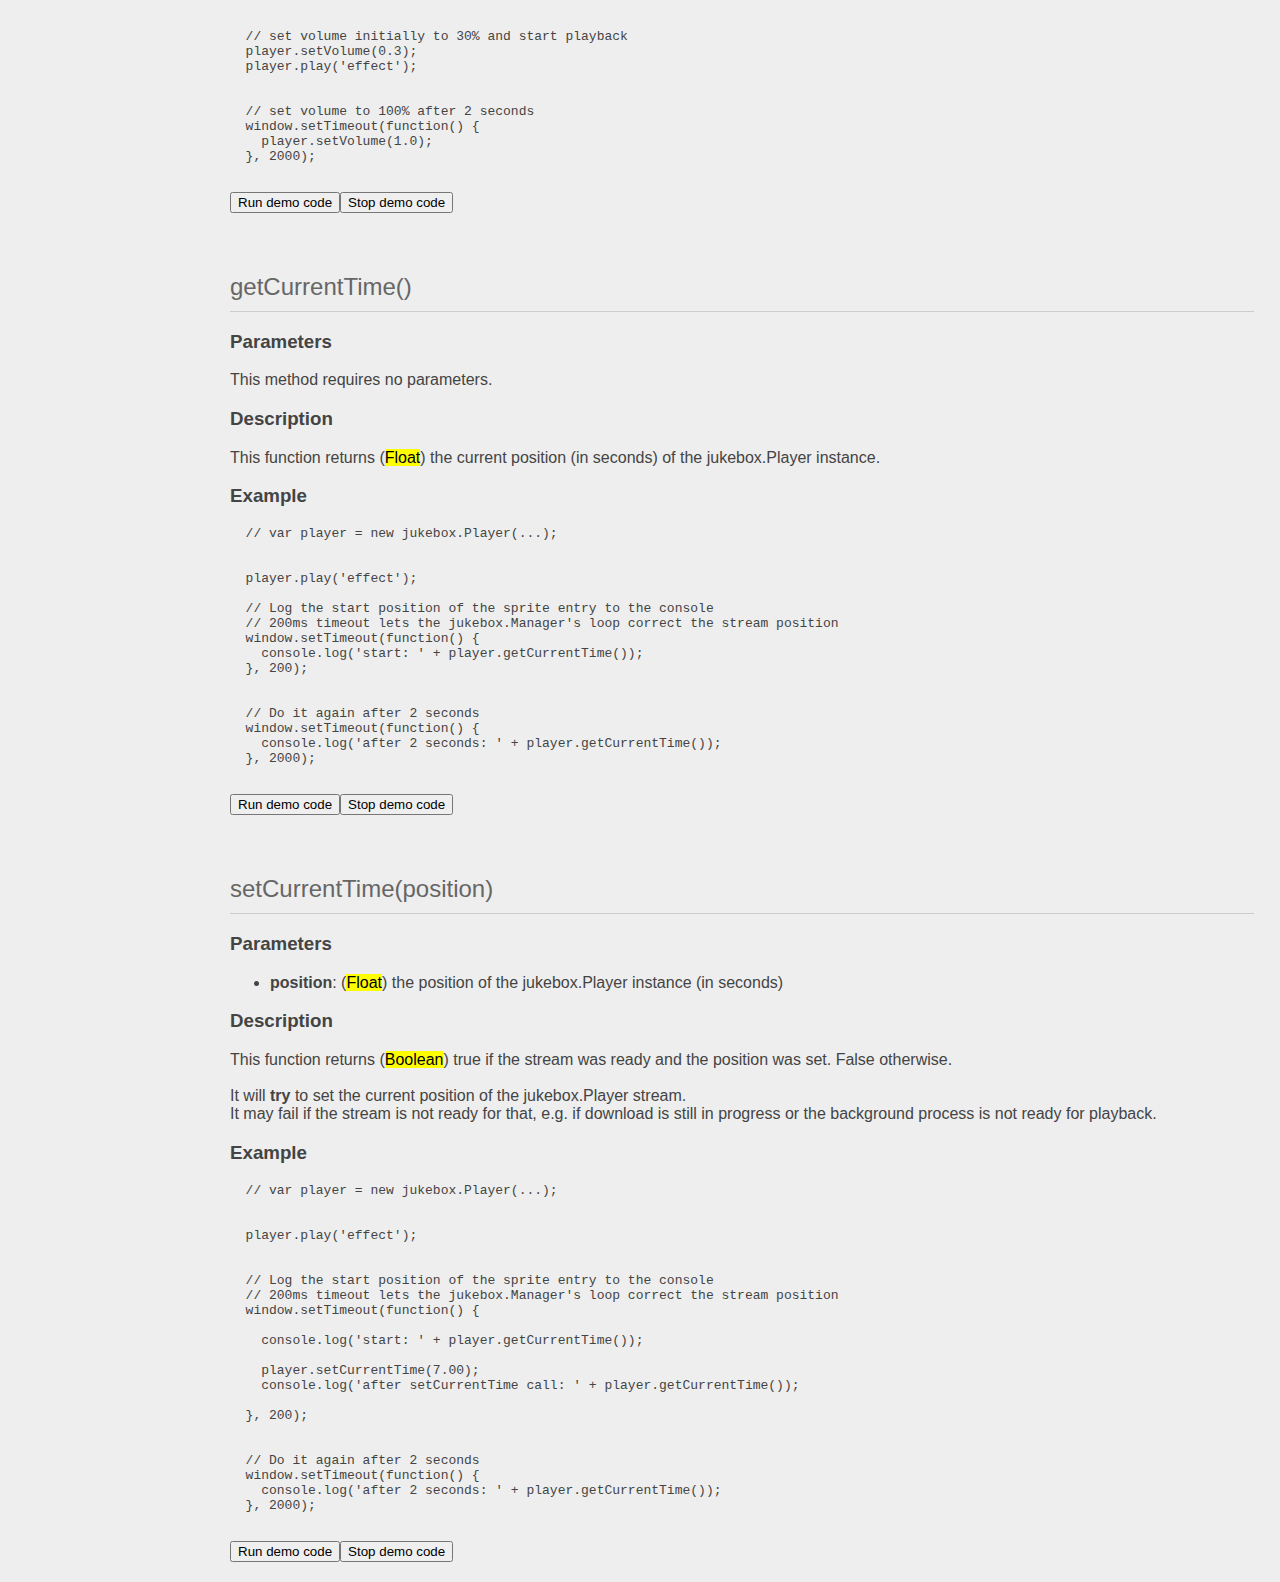
<file: doc/api.html>
<!doctype html>
<html>
	<head>
		<title>Jukebox Documentation / API</title>
		<meta charset="utf-8" />

		<link rel="stylesheet" href="./media/layout.css">

	</head>
<body>

<header>
	Jukebox
	<div>
		<a href="index.html">Documentation</a>
		<a href="api.html" class="active">API</a>
		<a href="demos.html">Demos</a>
	</div>
</header>

<aside id="navigation">
	<nav>
		<a href="#play">play(position, force)</a>
		<a href="#stop">stop()</a>
		<a href="#pause">pause()</a>
		<a href="#resume">resume()</a>
		<a href="#getvolume">getVolume()</a>
		<a href="#setvolume">setVolume(volume)</a>
		<a href="#getcurrenttime">getCurrentTime()</a>
		<a href="#setcurrenttime">setCurrentTime(position)</a>
	</nav>
</aside>

<h1>API</h1>

<article id="play">

	<h2>play(position, force)</h2>
	<h3>Parameters</h3>
	<ul>
		<li><b>position</b>: (<mark>Float</mark>) time in seconds OR (<mark>String</mark>) entry-id</li>
		<li><b>force</b>: (<mark>Boolean</mark>) true will disable cloning, false is defaulted</li>
	</ul>

	<h3>Description</h3>
	<p>
		This function will start playback of the given spritemap entry.<br>
		You can pass through either a value of a time position in seconds (that is
		inside a defined sprite entry) or an id of a sprite entry.
		<br><br>
		The sprite entry id is the preferred and fastest way to play.
	</p>

	<h3>Example</h3>
	<pre>
	// var player = new jukebox.Player(...);


	player.play('bgmusic'); // faster, sprite entry's id
	player.play(12.34); // slower, will search for matching sprite entry
	</pre>

</article>

<article id="stop">

	<h2>stop()</h2>
	<h3>Parameters</h3>
	<p>This method requires no parameters.</p>

	<h3>Description</h3>
	<p>
		This function will stop playback on the origin jukebox.Player instance.<br>
		It will reset the position of the stream to the beginning.
	</p>

	<h3>Example</h3>
	<pre class="executable init">
	// var player = new jukebox.Player(...);


	player.play('bgmusic');


	// will stop playback after 2 seconds
	window.setTimeout(function() {
		player.stop();
	}, 2000);
	</pre>

</article>

<article id="pause">

	<h2>pause()</h2>
	<h3>Parameters</h3>
	<p>This method requires no parameters.</p>

	<h3>Description</h3>
	<p>
		This function will pause playback of the jukebox.Player instance.<br>
		It will save the current position of the stream, so you can <a href="#resume">resume()</a> it later.
	</p>

	<h3>Example</h3>
	<pre class="executable init">
	// var player = new jukebox.Player(...);


	player.play('effect');


	// will pause playback after 2 seconds
	window.setTimeout(function() {
		player.pause();
	}, 2000);
	</pre>

</article>

<article id="resume">

	<h2>resume()</h2>
	<h3>Parameters</h3>
	<p>This method requires no parameters.</p>

	<h3>Description</h3>
	<p>
		This function will resume playback of the jukebox.Player instance.<br>
		It will start playback at the last cached position (of a <a href="#pause">pause()</a> call).<br>
		If no position was cached before, it will start from the current position of the stream.
	</p>

	<h3>Example</h3>
	<pre class="executable init">
	// var player = new jukebox.Player(...);


	player.play('effect');


	// will pause playback after 2 seconds
	window.setTimeout(function() {
		player.pause();
	}, 2000);


	// will resume playback after 4 seconds
	window.setTimeout(function() {
		player.resume();
	}, 4000);
	</pre>

</article>

<article id="getvolume">

	<h2>getVolume()</h2>
	<h3>Parameters</h3>
	<p>This method requires no parameters.</p>

	<h3>Description</h3>
	<p>
		This function returns (<mark>Float</mark>) the current volume (min: <mark>0</mark>, max: <mark>1.0</mark>)
		of the jukebox.Player instance.
	</p>

	<h3>Example</h3>
	<pre class="executable init">
	// var player = new jukebox.Player(...);


	player.setVolume(0.3);


	// Log the current volume to the console
	console.log(player.getVolume());
	</pre>

</article>
 

<article id="setvolume">

	<h2>setVolume(volume)</h2>
	<h3>Parameters</h3>
	<ul>
		<li><b>volume</b>: (<mark>Float</mark>) volume percentage (min: <mark>0</mark>, max: <mark>1.0</mark>)</li>
	</ul>
 
	<h3>Description</h3>
	<p>
		This function will set the volume to the given value.
	</p>
	<p>
		<b>Important</b>: Some environments like iOS have no support for modifying the volume
	</p>

	<h3>Example</h3>
	<pre class="executable init">
	// var player = new jukebox.Player(...);


	// set volume initially to 30% and start playback
	player.setVolume(0.3);
	player.play('effect');


	// set volume to 100% after 2 seconds
	window.setTimeout(function() {
		player.setVolume(1.0);
	}, 2000);
	</pre>

</article>

<article id="getcurrenttime">

	<h2>getCurrentTime()</h2>
	<h3>Parameters</h3>
	<p>This method requires no parameters.</p>
 
	<h3>Description</h3>
	<p>
		This function returns (<mark>Float</mark>) the current position (in seconds) of the jukebox.Player instance.
	</p>

	<h3>Example</h3>
	<pre class="executable init">
	// var player = new jukebox.Player(...);


	player.play('effect');

	// Log the start position of the sprite entry to the console
	// 200ms timeout lets the jukebox.Manager's loop correct the stream position
	window.setTimeout(function() {
		console.log('start: ' + player.getCurrentTime());
	}, 200);


	// Do it again after 2 seconds
	window.setTimeout(function() {
		console.log('after 2 seconds: ' + player.getCurrentTime());
	}, 2000);
	</pre>

</article>

<article id="setcurrenttime">

	<h2>setCurrentTime(position)</h2>
	<h3>Parameters</h3>
	<ul>
		<li><b>position</b>: (<mark>Float</mark>) the position of the jukebox.Player instance (in seconds)</li>
	</ul>

	<h3>Description</h3>
	<p>
		This function returns (<mark>Boolean</mark>) true if the stream was ready and the position was set. False otherwise.
		<br><br>
		It will <b>try</b> to set the current position of the jukebox.Player stream.
		<br>
		It may fail if the stream is not ready for that, e.g. if download is still in progress or the background
		process is not ready for playback.
	</p>

	<h3>Example</h3>
	<pre class="executable init">
	// var player = new jukebox.Player(...);


	player.play('effect');


	// Log the start position of the sprite entry to the console
	// 200ms timeout lets the jukebox.Manager's loop correct the stream position
	window.setTimeout(function() {

		console.log('start: ' + player.getCurrentTime());

		player.setCurrentTime(7.00);
		console.log('after setCurrentTime call: ' + player.getCurrentTime());

	}, 200);


	// Do it again after 2 seconds
	window.setTimeout(function() {
		console.log('after 2 seconds: ' + player.getCurrentTime());
	}, 2000);
	</pre>

</article>
 









<script src="../src/Player.js"></script>
<script src="../src/Manager.js"></script>
<script src="doc.js"></script>
</body>
</html>
</file>
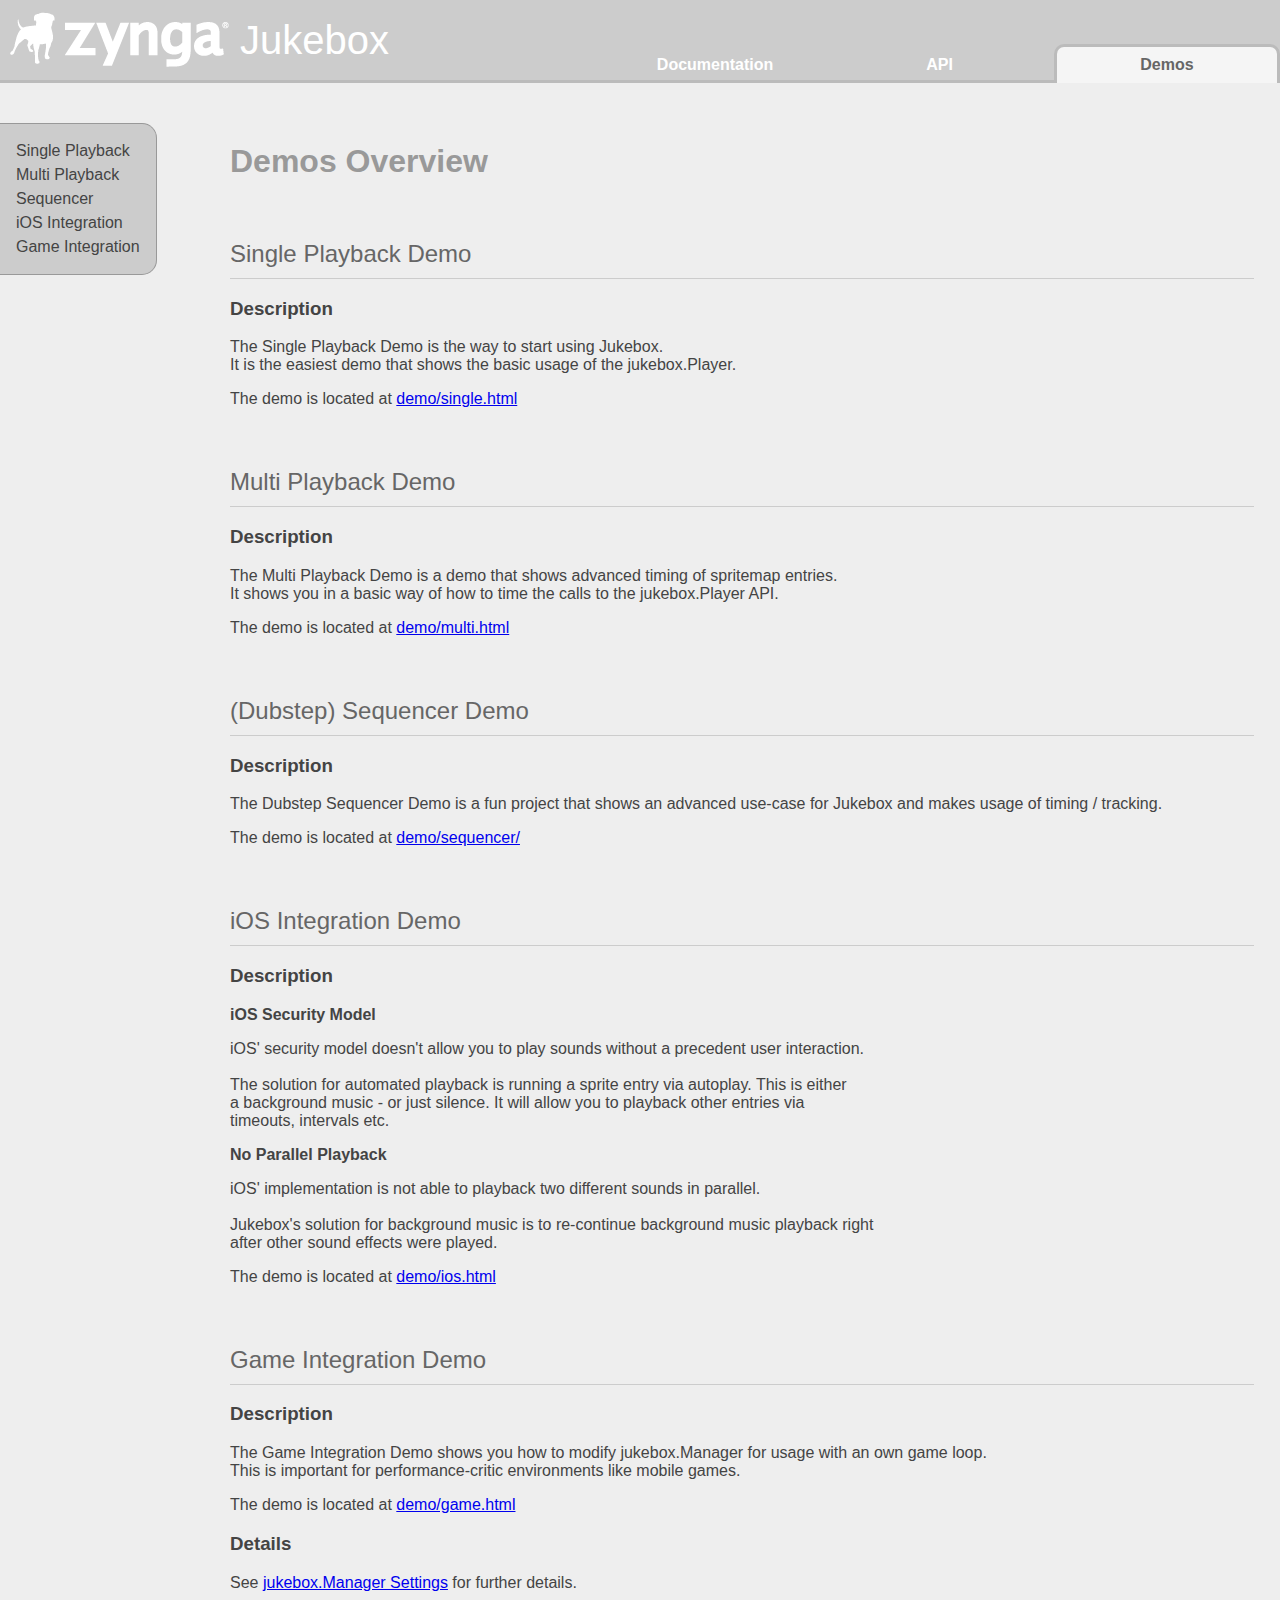
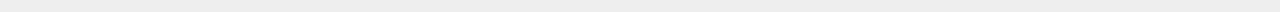
<file: doc/demos.html>
<!doctype html>
<html>
	<head>
		<title>Jukebox Documentation / Demos</title>
		<meta charset="utf-8" />

		<link rel="stylesheet" href="./media/layout.css">

	</head>
<body>

<header>
	Jukebox
	<div>
		<a href="index.html">Documentation</a>
		<a href="api.html">API</a>
		<a href="demos.html" class="active">Demos</a>
	</div>
</header>

<aside id="navigation">
	<nav>
		<a href="#single">Single Playback</a>
		<a href="#multi">Multi Playback</a>
		<a href="#sequencer">Sequencer</a>
		<a href="#ios">iOS Integration</a>
		<a href="#game">Game Integration</a>
	</nav>
</aside>

<h1>Demos Overview</h1>

<article id="single">

	<h2>Single Playback Demo</h2>

	<h3>Description</h3>
	<p>
		The Single Playback Demo is the way to start using Jukebox.<br>
		It is the easiest demo that shows the basic usage of the jukebox.Player.
	</p>

	<p>
		The demo is located at <a href="../demo/single.html">demo/single.html</a>
	</p>

</article>

<article id="multi">

	<h2>Multi Playback Demo</h2>

	<h3>Description</h3>
	<p>
		The Multi Playback Demo is a demo that shows advanced timing of spritemap entries.<br>
		It shows you in a basic way of how to time the calls to the jukebox.Player API.
	</p>

	<p>
		The demo is located at <a href="../demo/multi.html">demo/multi.html</a>
	</p>

</article>

<article id="sequencer">

	<h2>(Dubstep) Sequencer Demo</h2>

	<h3>Description</h3>
	<p>
		The Dubstep Sequencer Demo is a fun project that shows an advanced use-case for Jukebox and
		makes usage of timing / tracking.
	</p>

	<p>
		The demo is located at <a href="../demo/sequencer/">demo/sequencer/</a>
	</p>

</article>
 

<article id="ios">

	<h2>iOS Integration Demo</h2>

	<h3>Description</h3>
	<b>iOS Security Model</b>
	<p>
		iOS' security model doesn't allow you to play sounds without a precedent user interaction.
		<br><br>
		The solution for automated playback is running a sprite entry via autoplay. This is either<br>
		a background music - or just silence. It will allow you to playback other entries via<br>
		timeouts, intervals etc.
	</p>

	<b>No Parallel Playback</b>
	<p>
		iOS' implementation is not able to playback two different sounds in parallel.
		<br><br>
		Jukebox's solution for background music is to re-continue background music playback right<br>
		after other sound effects were played.
	</p>

	<p>
		The demo is located at <a href="../demo/ios.html">demo/ios.html</a>
	</p>

</article>

<article id="game">

	<h2>Game Integration Demo</h2>

	<h3>Description</h3>
	<p>
		The Game Integration Demo shows you how to modify jukebox.Manager for usage with an own
		game loop.<br>
		This is important for performance-critic environments like mobile games.
	</p>

	<p>
		The demo is located at <a href="../demo/game.html">demo/game.html</a>
	</p>

	<h3>Details</h3>
	<p>
		See <a href="index.html#settings-manager">jukebox.Manager Settings</a> for further details.
	</p>

</article>
 



</body>
</html>
</file>
<file: stylesheets/stylesheet.css>
/*******************************************************************************
Slate Theme for GitHub Pages
by Jason Costello, @jsncostello
*******************************************************************************/

@import url(github-light.css);

/*******************************************************************************
MeyerWeb Reset
*******************************************************************************/

html, body, div, span, applet, object, iframe,
h1, h2, h3, h4, h5, h6, p, blockquote, pre,
a, abbr, acronym, address, big, cite, code,
del, dfn, em, img, ins, kbd, q, s, samp,
small, strike, strong, sub, sup, tt, var,
b, u, i, center,
dl, dt, dd, ol, ul, li,
fieldset, form, label, legend,
table, caption, tbody, tfoot, thead, tr, th, td,
article, aside, canvas, details, embed,
figure, figcaption, footer, header, hgroup,
menu, nav, output, ruby, section, summary,
time, mark, audio, video {
  margin: 0;
  padding: 0;
  border: 0;
  font: inherit;
  vertical-align: baseline;
}

/* HTML5 display-role reset for older browsers */
article, aside, details, figcaption, figure,
footer, header, hgroup, menu, nav, section {
  display: block;
}

ol, ul {
  list-style: none;
}

table {
  border-collapse: collapse;
  border-spacing: 0;
}

/*******************************************************************************
Theme Styles
*******************************************************************************/

body {
  box-sizing: border-box;
  color:#373737;
  background: #212121;
  font-size: 16px;
  font-family: 'Myriad Pro', Calibri, Helvetica, Arial, sans-serif;
  line-height: 1.5;
  -webkit-font-smoothing: antialiased;
}

h1, h2, h3, h4, h5, h6 {
  margin: 10px 0;
  font-weight: 700;
  color:#222222;
  font-family: 'Lucida Grande', 'Calibri', Helvetica, Arial, sans-serif;
  letter-spacing: -1px;
}

h1 {
  font-size: 36px;
  font-weight: 700;
}

h2 {
  padding-bottom: 10px;
  font-size: 32px;
  background: url('../images/bg_hr.png') repeat-x bottom;
}

h3 {
  font-size: 24px;
}

h4 {
  font-size: 21px;
}

h5 {
  font-size: 18px;
}

h6 {
  font-size: 16px;
}

p {
  margin: 10px 0 15px 0;
}

footer p {
  color: #f2f2f2;
}

a {
  text-decoration: none;
  color: #007edf;
  text-shadow: none;

  transition: color 0.5s ease;
  transition: text-shadow 0.5s ease;
  -webkit-transition: color 0.5s ease;
  -webkit-transition: text-shadow 0.5s ease;
  -moz-transition: color 0.5s ease;
  -moz-transition: text-shadow 0.5s ease;
  -o-transition: color 0.5s ease;
  -o-transition: text-shadow 0.5s ease;
  -ms-transition: color 0.5s ease;
  -ms-transition: text-shadow 0.5s ease;
}

a:hover, a:focus {text-decoration: underline;}

footer a {
  color: #F2F2F2;
  text-decoration: underline;
}

em {
  font-style: italic;
}

strong {
  font-weight: bold;
}

img {
  position: relative;
  margin: 0 auto;
  max-width: 739px;
  padding: 5px;
  margin: 10px 0 10px 0;
  border: 1px solid #ebebeb;

  box-shadow: 0 0 5px #ebebeb;
  -webkit-box-shadow: 0 0 5px #ebebeb;
  -moz-box-shadow: 0 0 5px #ebebeb;
  -o-box-shadow: 0 0 5px #ebebeb;
  -ms-box-shadow: 0 0 5px #ebebeb;
}

p img {
  display: inline;
  margin: 0;
  padding: 0;
  vertical-align: middle;
  text-align: center;
  border: none;
}

pre, code {
  width: 100%;
  color: #222;
  background-color: #fff;

  font-family: Monaco, "Bitstream Vera Sans Mono", "Lucida Console", Terminal, monospace;
  font-size: 14px;

  border-radius: 2px;
  -moz-border-radius: 2px;
  -webkit-border-radius: 2px;
}

pre {
  width: 100%;
  padding: 10px;
  box-shadow: 0 0 10px rgba(0,0,0,.1);
  overflow: auto;
}

code {
  padding: 3px;
  margin: 0 3px;
  box-shadow: 0 0 10px rgba(0,0,0,.1);
}

pre code {
  display: block;
  box-shadow: none;
}

blockquote {
  color: #666;
  margin-bottom: 20px;
  padding: 0 0 0 20px;
  border-left: 3px solid #bbb;
}


ul, ol, dl {
  margin-bottom: 15px
}

ul {
  list-style-position: inside;
  list-style: disc;
  padding-left: 20px;
}

ol {
  list-style-position: inside;
  list-style: decimal;
  padding-left: 20px;
}

dl dt {
  font-weight: bold;
}

dl dd {
  padding-left: 20px;
  font-style: italic;
}

dl p {
  padding-left: 20px;
  font-style: italic;
}

hr {
  height: 1px;
  margin-bottom: 5px;
  border: none;
  background: url('../images/bg_hr.png') repeat-x center;
}

table {
  border: 1px solid #373737;
  margin-bottom: 20px;
  text-align: left;
 }

th {
  font-family: 'Lucida Grande', 'Helvetica Neue', Helvetica, Arial, sans-serif;
  padding: 10px;
  background: #373737;
  color: #fff;
 }

td {
  padding: 10px;
  border: 1px solid #373737;
 }

form {
  background: #f2f2f2;
  padding: 20px;
}

/*******************************************************************************
Full-Width Styles
*******************************************************************************/

.outer {
  width: 100%;
}

.inner {
  position: relative;
  max-width: 640px;
  padding: 20px 10px;
  margin: 0 auto;
}

#forkme_banner {
  display: block;
  position: absolute;
  top:0;
  right: 10px;
  z-index: 10;
  padding: 10px 50px 10px 10px;
  color: #fff;
  background: url('../images/blacktocat.png') #0090ff no-repeat 95% 50%;
  font-weight: 700;
  box-shadow: 0 0 10px rgba(0,0,0,.5);
  border-bottom-left-radius: 2px;
  border-bottom-right-radius: 2px;
}

#header_wrap {
  background: #212121;
  background: -moz-linear-gradient(top, #373737, #212121);
  background: -webkit-linear-gradient(top, #373737, #212121);
  background: -ms-linear-gradient(top, #373737, #212121);
  background: -o-linear-gradient(top, #373737, #212121);
  background: linear-gradient(top, #373737, #212121);
}

#header_wrap .inner {
  padding: 50px 10px 30px 10px;
}

#project_title {
  margin: 0;
  color: #fff;
  font-size: 42px;
  font-weight: 700;
  text-shadow: #111 0px 0px 10px;
}

#project_tagline {
  color: #fff;
  font-size: 24px;
  font-weight: 300;
  background: none;
  text-shadow: #111 0px 0px 10px;
}

#downloads {
  position: absolute;
  width: 210px;
  z-index: 10;
  bottom: -40px;
  right: 0;
  height: 70px;
  background: url('../images/icon_download.png') no-repeat 0% 90%;
}

.zip_download_link {
  display: block;
  float: right;
  width: 90px;
  height:70px;
  text-indent: -5000px;
  overflow: hidden;
  background: url(../images/sprite_download.png) no-repeat bottom left;
}

.tar_download_link {
  display: block;
  float: right;
  width: 90px;
  height:70px;
  text-indent: -5000px;
  overflow: hidden;
  background: url(../images/sprite_download.png) no-repeat bottom right;
  margin-left: 10px;
}

.zip_download_link:hover {
  background: url(../images/sprite_download.png) no-repeat top left;
}

.tar_download_link:hover {
  background: url(../images/sprite_download.png) no-repeat top right;
}

#main_content_wrap {
  background: #f2f2f2;
  border-top: 1px solid #111;
  border-bottom: 1px solid #111;
}

#main_content {
  padding-top: 40px;
}

#footer_wrap {
  background: #212121;
}



/*******************************************************************************
Small Device Styles
*******************************************************************************/

@media screen and (max-width: 480px) {
  body {
    font-size:14px;
  }

  #downloads {
    display: none;
  }

  .inner {
    min-width: 320px;
    max-width: 480px;
  }

  #project_title {
  font-size: 32px;
  }

  h1 {
    font-size: 28px;
  }

  h2 {
    font-size: 24px;
  }

  h3 {
    font-size: 21px;
  }

  h4 {
    font-size: 18px;
  }

  h5 {
    font-size: 14px;
  }

  h6 {
    font-size: 12px;
  }

  code, pre {
    min-width: 320px;
    max-width: 480px;
    font-size: 11px;
  }

}
</file>
<file: doc/media/layout.css>
body {
	margin: 0;
	padding: 0;
	background: #f5f5f5;
	font-family: Helvetica, Arial;
	background: #eee;
	overflow-x: hidden;
}

header {
	display: block;
	position: relative;
	width: auto;
	height: 70px;
	margin: 0 0 1em 0;
	padding: 5px 5px 5px 240px;
	border-bottom: 3px solid #bbb;
	background: url('./logo.png') 10px 12px no-repeat #ccc;
	color: #fff;
	font-size: 40px;
	line-height: 70px;
}

header div {
	display: block;
	position: absolute;
	right: 0px;
	bottom: -3px;
	margin: 0;
	padding: 0;
	font-size: 16px;
	line-height: 16px;
	min-width: 450px;
}

header a {
	display: inline-block;
	width: 200px;
	padding: 10px;
	color: #fff;
	font-weight: bold;
	text-align: center;
	text-decoration: none;
}

header a.active {
	color: #666;
	background: #f5f5f5;
	border: 3px solid #bbb;
	border-bottom: 0 none;
	border-radius: 10px 10px 0 0;
}

aside {
	position: fixed;
	min-width: 100px;
	max-width: 200px;
	left: 0px;
	padding: 15px 0;
	border-top: 1px solid #999;
	border-right: 1px solid #999;
	border-bottom: 1px solid #999;
	border-radius: 0 15px 15px 0;
	background: #ccc;
}

aside nav a {
	display: block;
	margin: 0;
	padding: 3px 1em;
	color: #444;
	text-decoration: none;
}

aside nav a:hover {
	color: #922;
	background: #eee;
}

h1, article {
	margin: 60px auto 20px 230px;
	width: 80%;
}

h1 {
	color: #999;
}

h2 {
	font-weight: normal;
	color: #666;
	margin: 0 auto;
	padding-bottom: 10px;
	border-bottom: 1px solid #ccc;
}

article {
	color: #444;
}


@media screen and (max-width: 900px) {

	aside {
		display: block;
		position: relative;
		margin: -40px auto 0 auto;
		width: 80%;
		min-width: 80%;
		max-width: auto;
		left: auto;
		background: transparent;
		border: 0 none;
		border-radius: 0 0 0 0;
		border-bottom: 3px solid #999;
		font-size: 40px;
	}

	aside nav a {
		padding: 0;
	}

	h1, article {
		margin-left: auto;
	}

}
</file>
<file: demo/media/layout.css>
body {
	margin: 0;
	padding: 0;
	background: #f5f5f5;
	font-family: Helvetica, Arial;
	background: #eee;
	overflow-x: hidden;
}

header {
	display: block;
	width: auto;
	height: 70px;
	margin: 0 0 1em 0;
	padding: 5px 5px 5px 240px;
	border-bottom: 3px solid #bbb;
	background: url('./logo.png') 10px 12px no-repeat #ccc;
	color: #fff;
	font-size: 40px;
	line-height: 70px;
	position: relative;
}

h2 {
	font-weight: normal;
	color: #888;
	margin: 0 auto;
	width: 80%;
	max-width: 900px;
	padding-bottom: 10px;
	border-bottom: 1px solid #ccc;
}

p, article {
	margin: 0px auto;
	width: 80%;
	max-width: 900px;
	padding: 0;
	color: #444;
}

p a {
	color: #922;
}

p code {
	text-align: center;
}

.wrapper {
	margin-top: 20px;
	border-top: 1px solid #ccc;
	border-bottom: 1px solid #ccc;
	text-align: center;
	background: #ccc;
}

.wrapper > div {
	margin: 0px auto;
	padding: 10px 0;
	width: 80%;
	max-width: 900px;
	color: #333;
}

.wrapper > h4 {
	margin: 0;
	padding: 5px 0 0 0;
	color: #fff;
}

.wrapper a {
	color: #922;
}

button {
	color: #222;
	padding: 5px 10px;
	border: 1px solid #999;
	border-radius: 10px 10px 10px 10px;
}

button:hover {
	color: #fff;
	border: 1px solid #ccc;
	background: rgb(51,51,51); /* Old browsers */
	background: -moz-linear-gradient(top,  rgba(51,51,51,1) 0%, rgba(64,64,64,1) 50%, rgba(32,32,32,1) 51%, rgba(68,68,68,1) 100%); /* FF3.6+ */
	background: -webkit-gradient(linear, left top, left bottom, color-stop(0%,rgba(51,51,51,1)), color-stop(50%,rgba(64,64,64,1)), color-stop(51%,rgba(32,32,32,1)), color-stop(100%,rgba(68,68,68,1))); /* Chrome,Safari4+ */
	background: -webkit-linear-gradient(top,  rgba(51,51,51,1) 0%,rgba(64,64,64,1) 50%,rgba(32,32,32,1) 51%,rgba(68,68,68,1) 100%); /* Chrome10+,Safari5.1+ */
	background: -o-linear-gradient(top,  rgba(51,51,51,1) 0%,rgba(64,64,64,1) 50%,rgba(32,32,32,1) 51%,rgba(68,68,68,1) 100%); /* Opera 11.10+ */
	background: -ms-linear-gradient(top,  rgba(51,51,51,1) 0%,rgba(64,64,64,1) 50%,rgba(32,32,32,1) 51%,rgba(68,68,68,1) 100%); /* IE10+ */
	background: linear-gradient(top,  rgba(51,51,51,1) 0%,rgba(64,64,64,1) 50%,rgba(32,32,32,1) 51%,rgba(68,68,68,1) 100%); /* W3C */
	filter: progid:DXImageTransform.Microsoft.gradient( startColorstr='#333333', endColorstr='#444444',GradientType=0 ); /* IE6-9 */
}

button, .slider {
	background: rgb(255,255,255); /* Old browsers */
	background-image: -moz-linear-gradient(top,  rgba(255,255,255,1) 0%, rgba(241,241,241,1) 50%, rgba(225,225,225,1) 51%, rgba(246,246,246,1) 100%); /* FF3.6+ */
	background-image: -webkit-gradient(linear, left top, left bottom, color-stop(0%,rgba(255,255,255,1)), color-stop(50%,rgba(241,241,241,1)), color-stop(51%,rgba(225,225,225,1)), color-stop(100%,rgba(246,246,246,1))); /* Chrome,Safari4+ */
	background-image: -webkit-linear-gradient(top,  rgba(255,255,255,1) 0%,rgba(241,241,241,1) 50%,rgba(225,225,225,1) 51%,rgba(246,246,246,1) 100%); /* Chrome10+,Safari5.1+ */
	background-image: -o-linear-gradient(top,  rgba(255,255,255,1) 0%,rgba(241,241,241,1) 50%,rgba(225,225,225,1) 51%,rgba(246,246,246,1) 100%); /* Opera 11.10+ */
	background-image: -ms-linear-gradient(top,  rgba(255,255,255,1) 0%,rgba(241,241,241,1) 50%,rgba(225,225,225,1) 51%,rgba(246,246,246,1) 100%); /* IE10+ */
	background-image: linear-gradient(top,  rgba(255,255,255,1) 0%,rgba(241,241,241,1) 50%,rgba(225,225,225,1) 51%,rgba(246,246,246,1) 100%); /* W3C */
	filter: progid:DXImageTransform.Microsoft.gradient( startColorstr='#ffffff', endColorstr='#f6f6f6',GradientType=0 ); /* IE6-9 */
}

.slider {
	width: 200px;
	height: 20px;
	background: #eee;
	border: 1px solid #999;
	border-radius: 10px 10px 10px 10px;
	-webkit-appearance: none;
}

.slider::-webkit-slider-thumb {
	width: 10px;
	height: 40px;
	border: 1px solid #666;
	border-radius: 10px 10px 10px 10px;

	background: #a90329; /* Old browsers */
	background-image: -moz-linear-gradient(top,  #a90329 0%, #8f0222 44%, #6d0019 100%); /* FF3.6+ */
	background-image: -webkit-gradient(linear, left top, left bottom, color-stop(0%,#a90329), color-stop(44%,#8f0222), color-stop(100%,#6d0019)); /* Chrome,Safari4+ */
	background-image: -webkit-linear-gradient(top,  #a90329 0%,#8f0222 44%,#6d0019 100%); /* Chrome10+,Safari5.1+ */
	background-image: -o-linear-gradient(top,  #a90329 0%,#8f0222 44%,#6d0019 100%); /* Opera 11.10+ */
	background-image: -ms-linear-gradient(top,  #a90329 0%,#8f0222 44%,#6d0019 100%); /* IE10+ */
	background-image: linear-gradient(top,  #a90329 0%,#8f0222 44%,#6d0019 100%); /* W3C */
	filter: progid:DXImageTransform.Microsoft.gradient( startColorstr='#a90329', endColorstr='#6d0019',GradientType=0 ); /* IE6-9 */
	-webkit-appearance: none;
}

h3, h4 {
	color: #555;
	margin: 0;
	padding: 0;
	text-align: center;
}

h4 {
	margin: 1em 0 0 0;
	padding-bottom: 10px;
}

mark {
	padding: 0px 10px;
	color: #fff;
	background: #999;
}

.first {
	padding: 1em 0 0 0;
}

.center {
	text-align: center;
}

.timeline {
	position: relative;
	max-width: 530px;
	height: 30px;
    line-height: 30px;
	margin: 0 0 0 1em;
	background: #222;
	filter: progid:DXImageTransform.Microsoft.gradient(startColorstr='#222222', endColorstr='#555555');
	background: -webkit-gradient(linear, left top, left bottom, from(#222), to(#555));
	background: -moz-linear-gradient(top, #222, #555);
	border: 1px solid #460a0c;
	margin: 0 auto;
}

.timeline-marker {
	display: block;
	position: absolute;
	top: 0px;
	right: 0px;
	bottom: 0px;
	left: 0px;
	color: #fff;
	text-align: center;
	background: #999;
	overflow: hidden;
}
</file>
<file: demo/sequencer/media/layout.css>
#sequencer {
	display: block;
	width: 60%;
	min-width: 500px;
	height: auto;
	margin: 0 auto;
	padding: 0;
	border-radius: 15px;
	color: #fff;
	background: #222;
}

#sequencer-menu {
	margin: 0 0 0 0;
	border: 0 none;
	color: #fff;
	border-bottom: 1px solid #fff;
	border-radius: 15px 15px 0 0;
	text-align: center;
	background: #ccc;
}

#timeline {
	display: block;
	width: 100%;
	margin: 0;
	padding: 15px 0;
	overflow-x: scroll;
	overflow-y: hidden;
}

#timeline th {
	font-weight: normal;
	padding: 0 0 0 15px;
	width: 90px;
	text-align: left;
}
#timeline td {
	width: 30px;
	height: 30px;
	margin: 2px 2px;
	padding: 2px;
	border: 1px dotted #666;
	text-align: center;
}

#timeline td, #timeline td.active {
	-webkit-transition-property: 'background-color';
	-webkit-transition-timing-function: ease-out;
	-webkit-transition-duration: 500ms;
}

#timeline td.active {
	background: #922;
}

#timeline input {
	width: 16px;
	height: 16px;
	line-height: 16px;
	margin: 0 auto;
	border: 0 none;
	color: #222;
	background: #fff;
	text-align: center;
}
</file>
